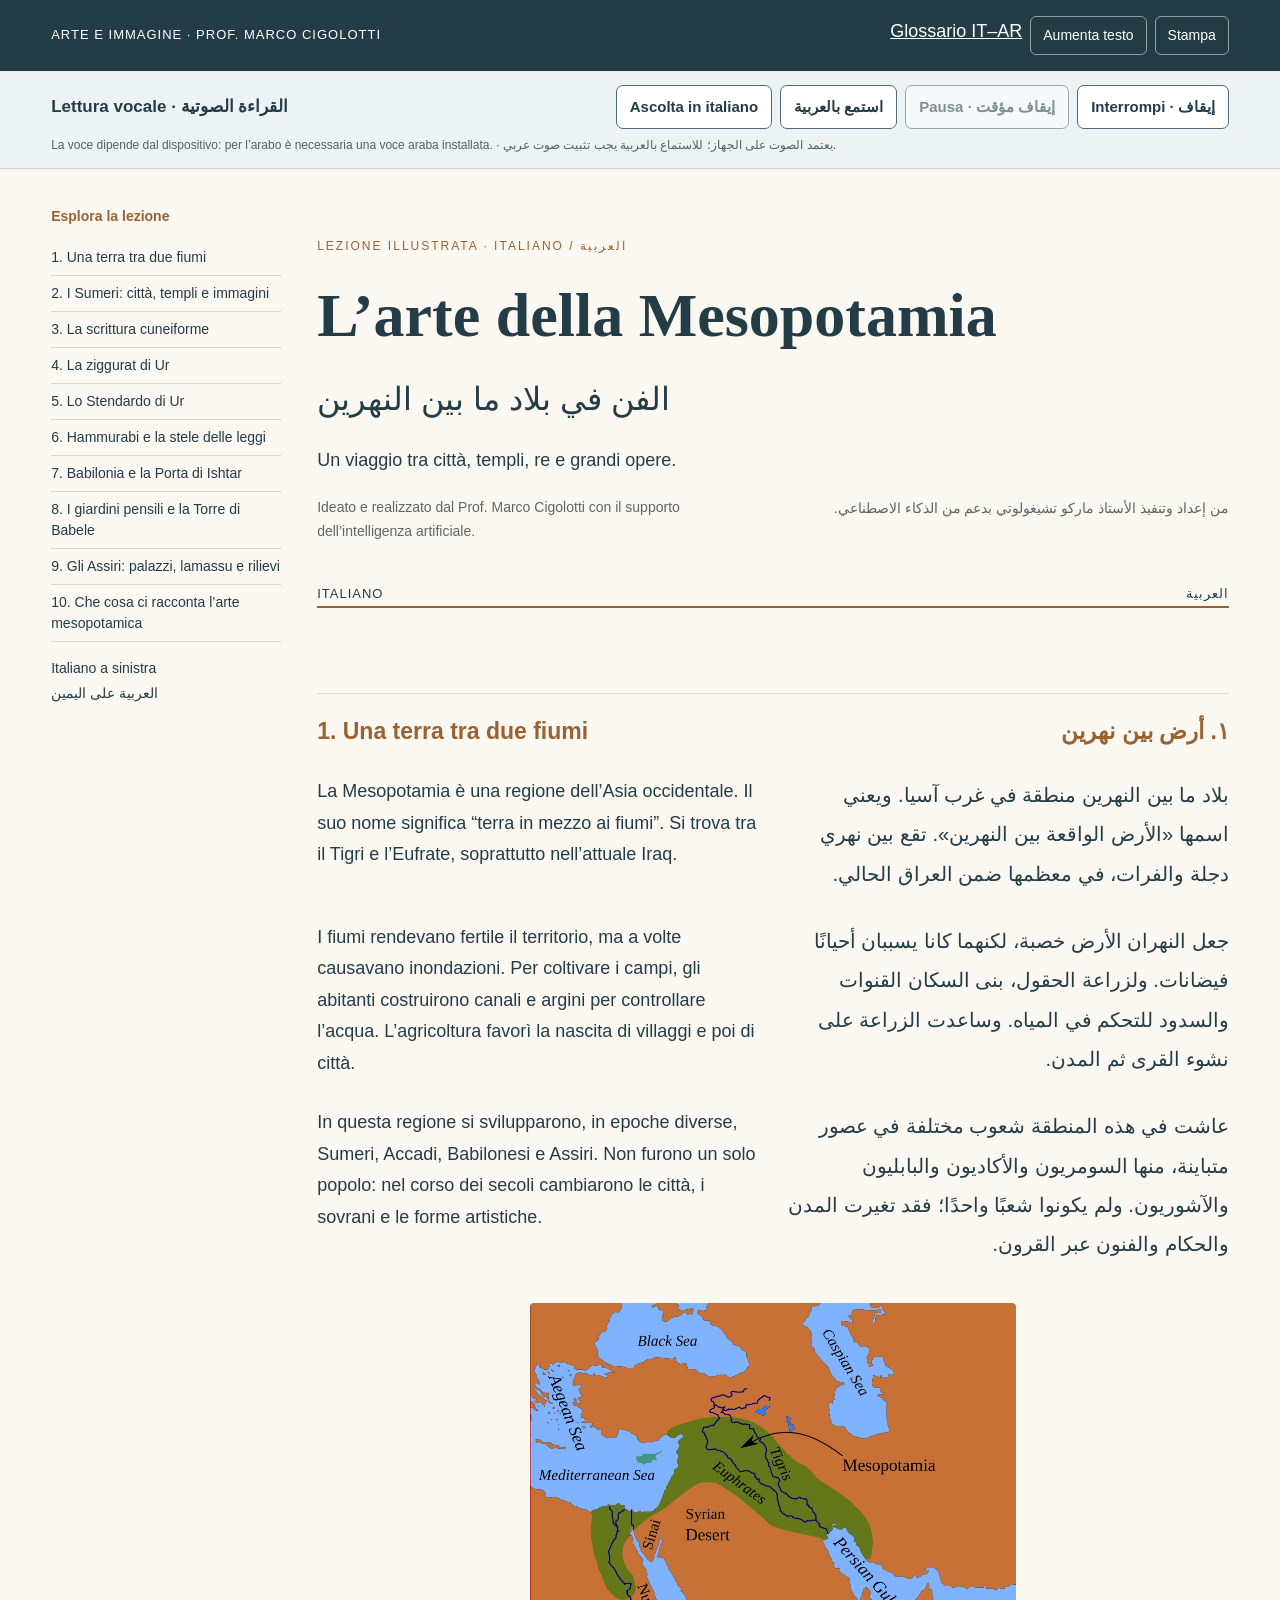
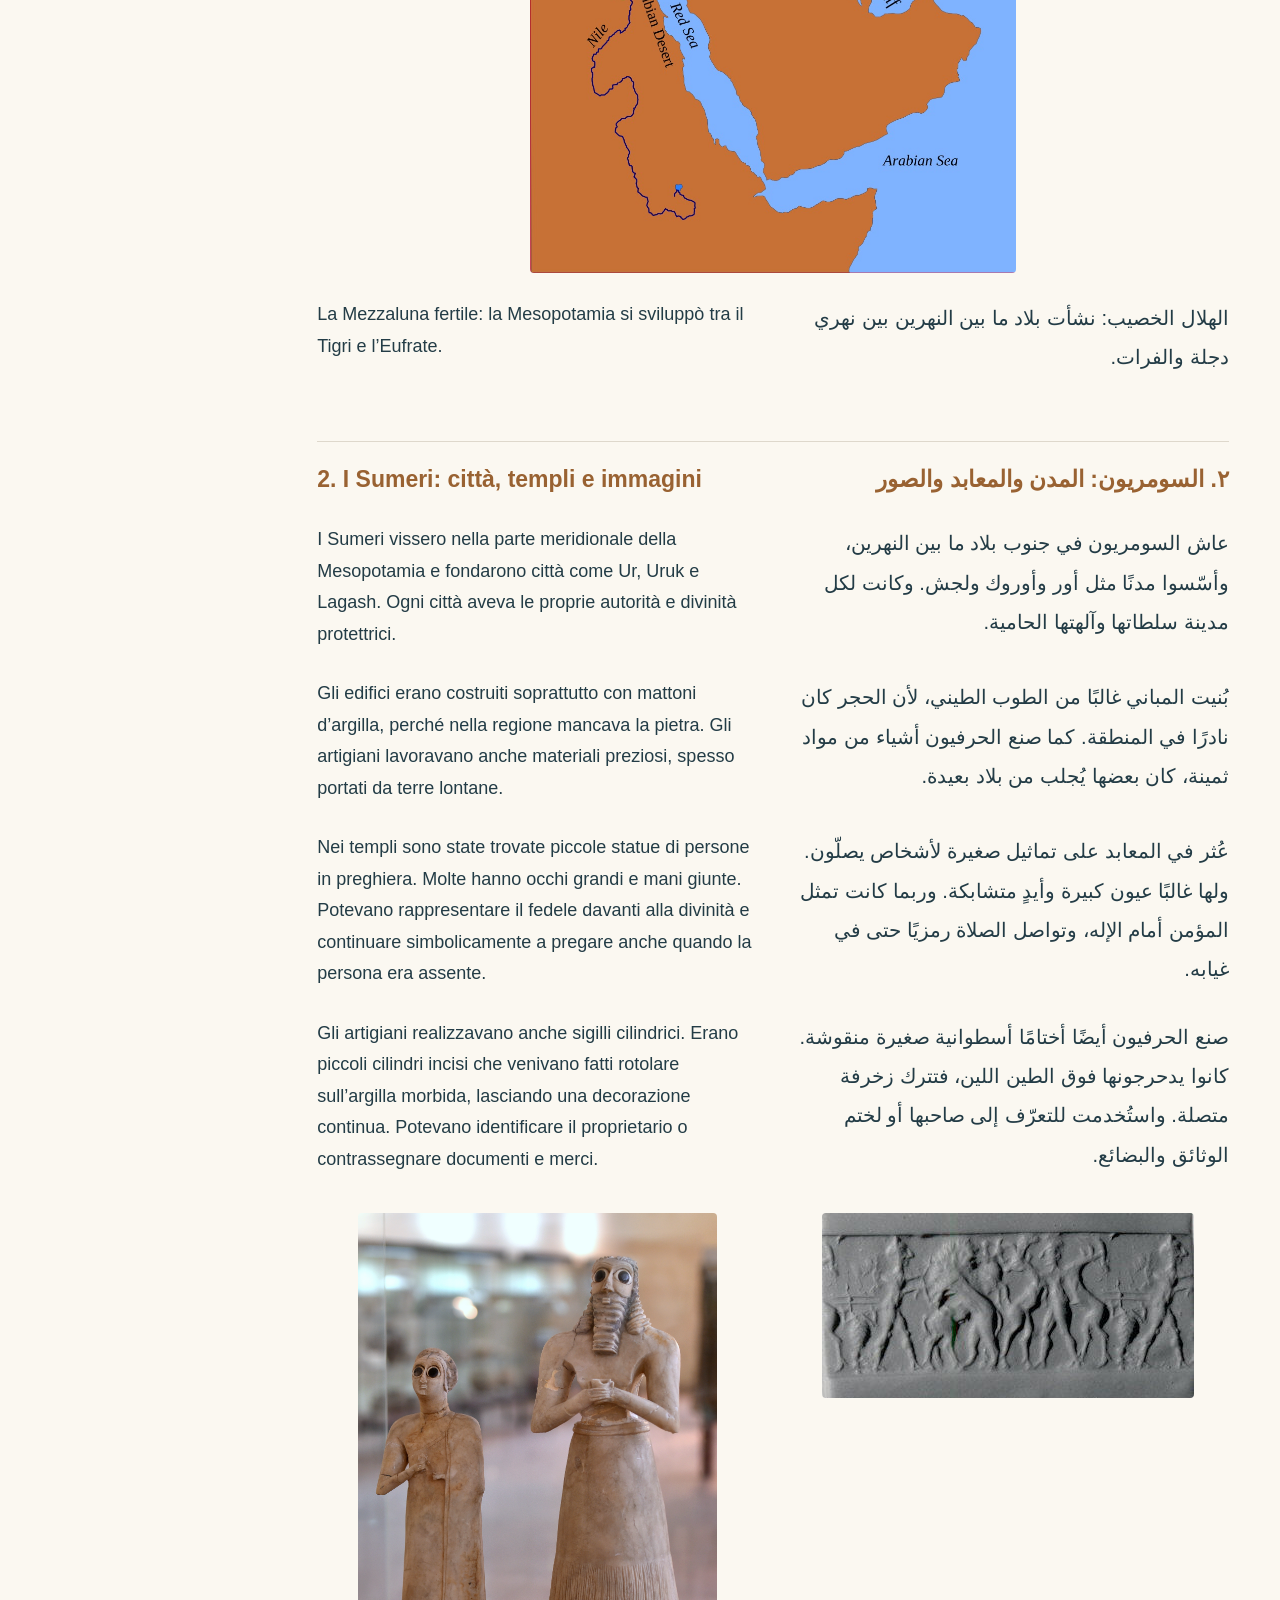
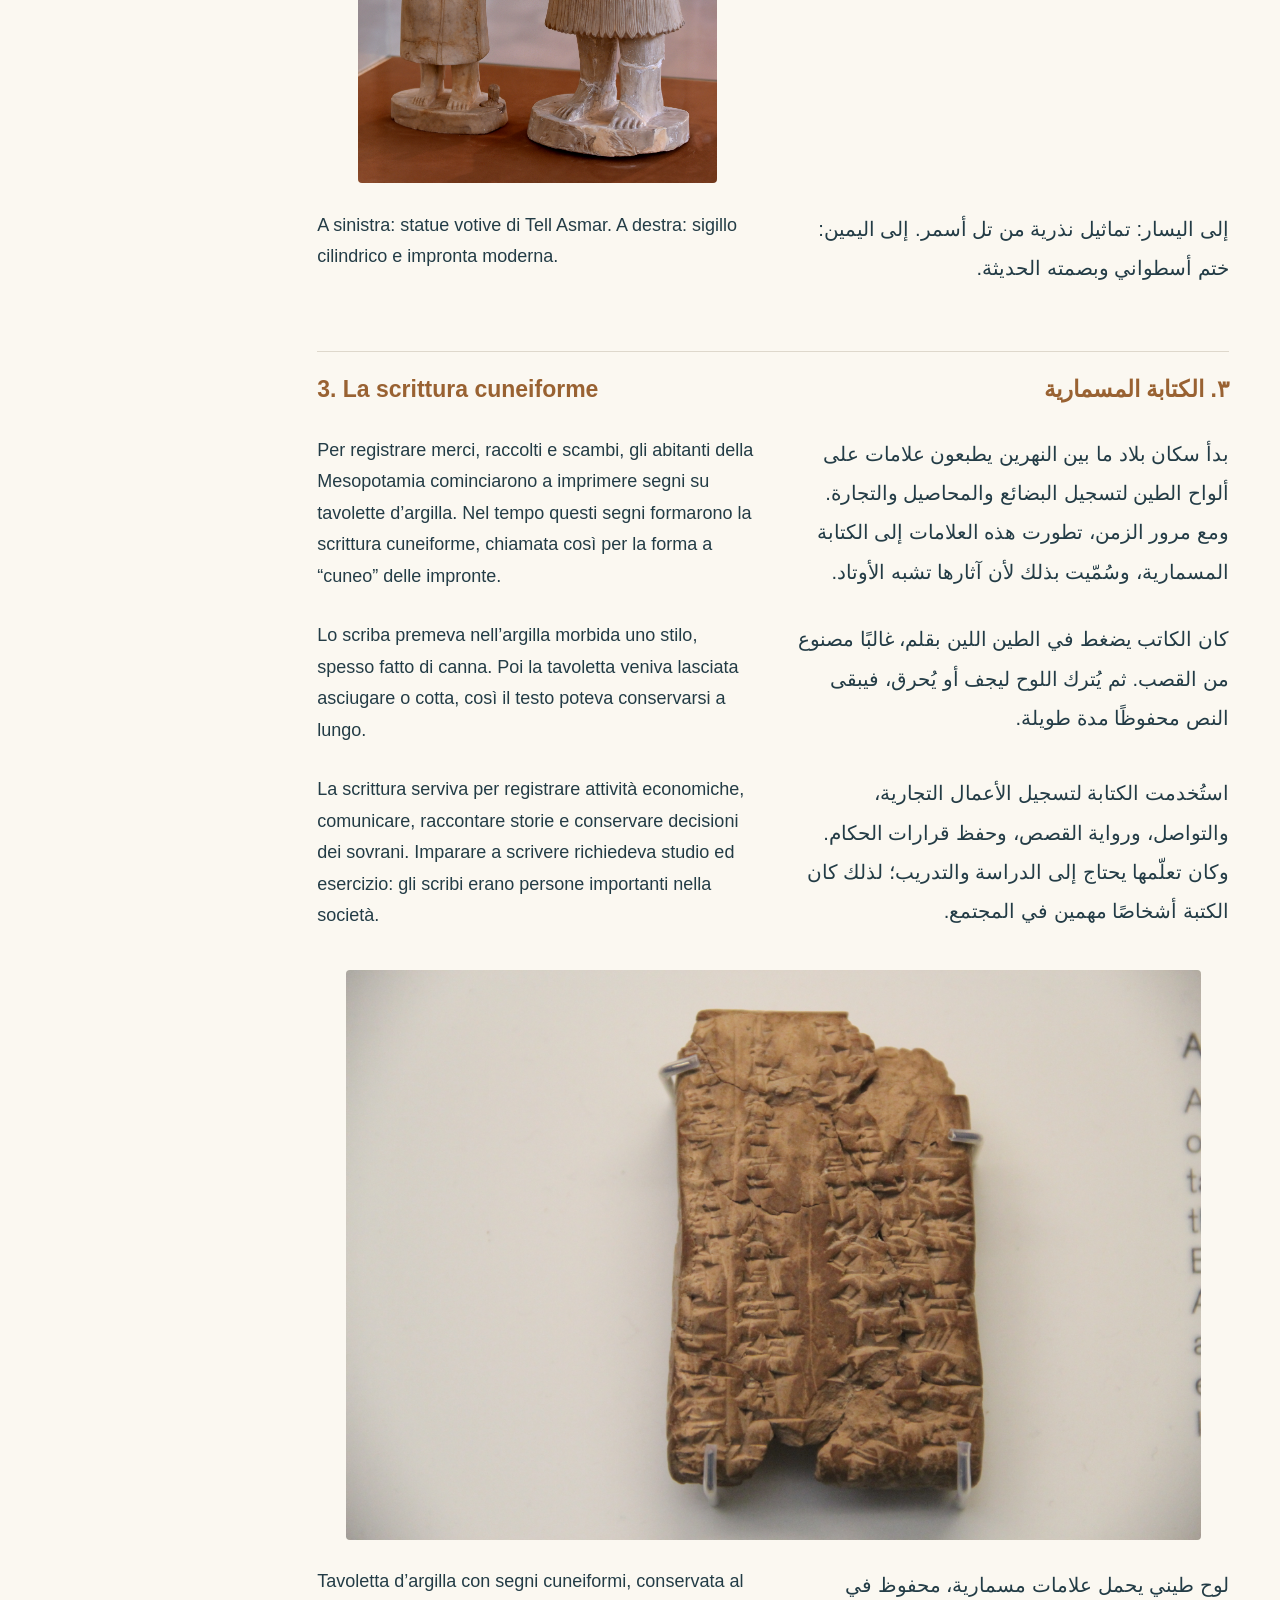
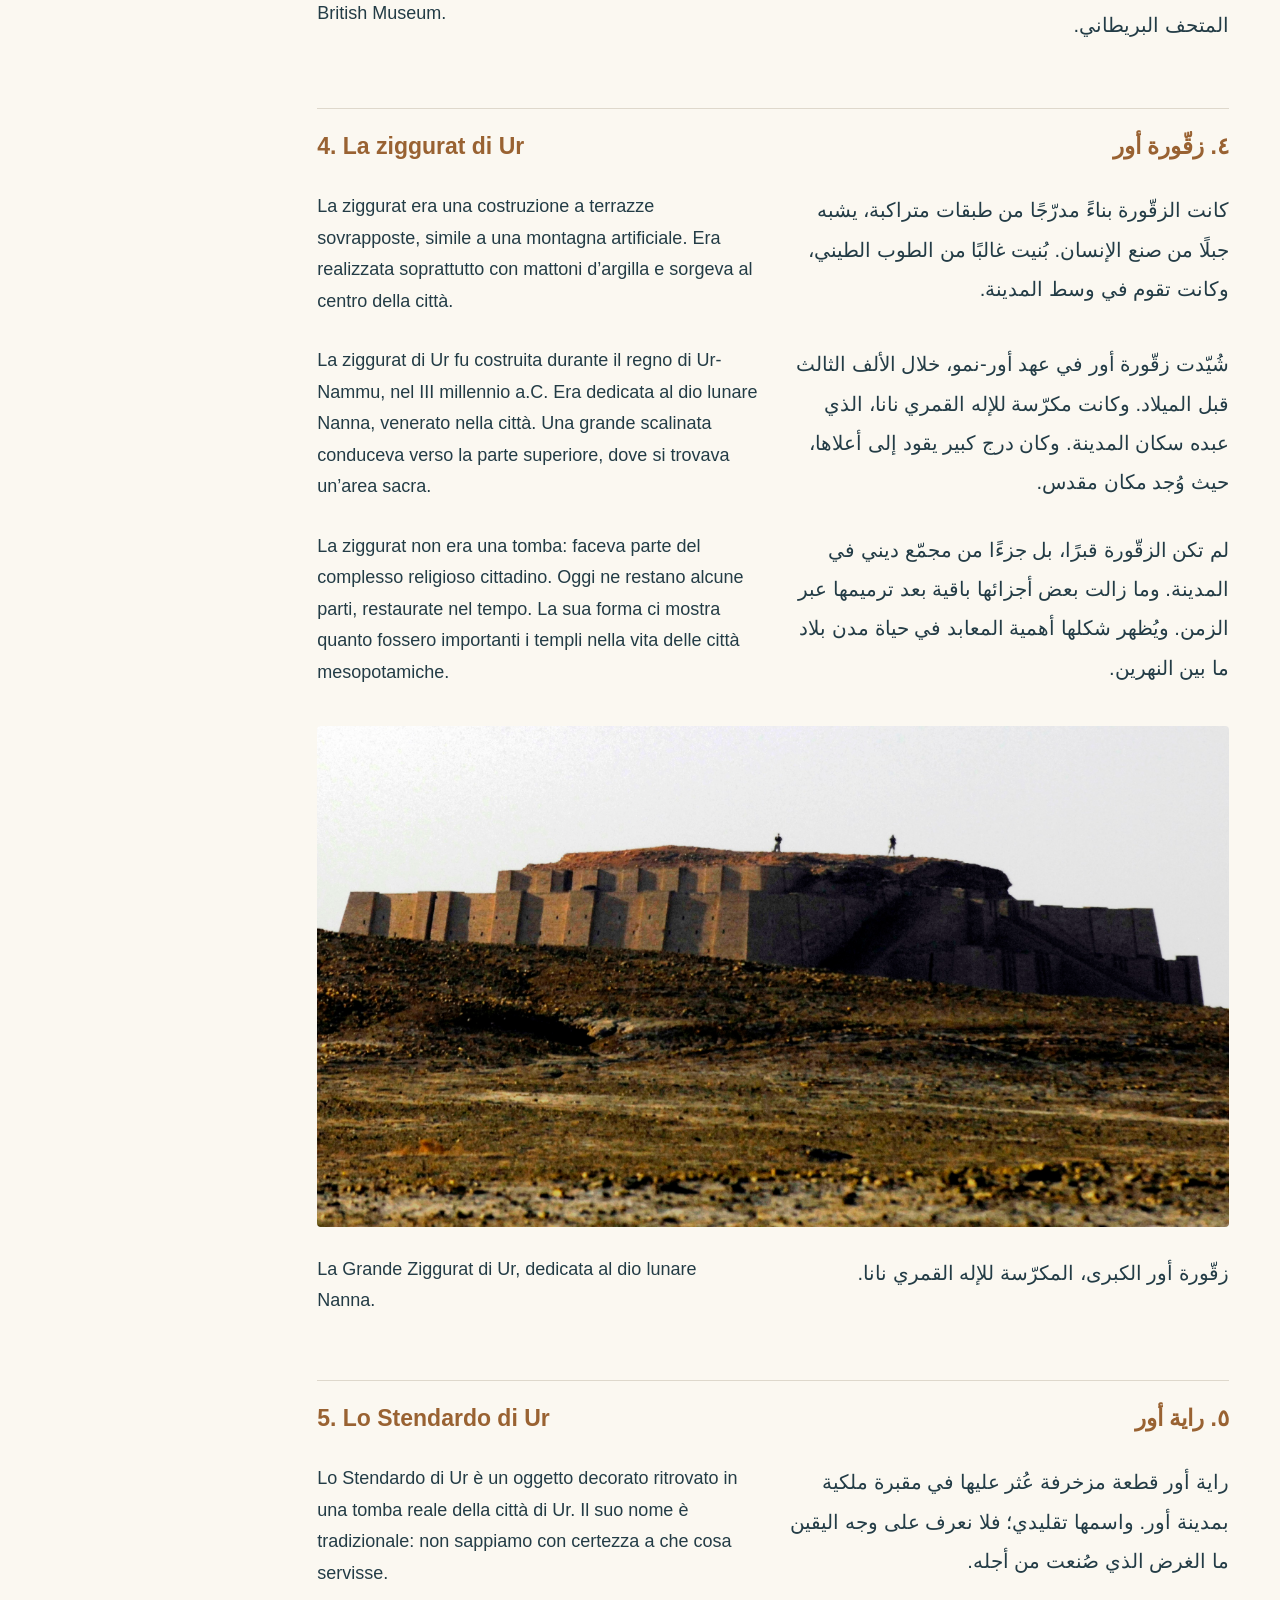
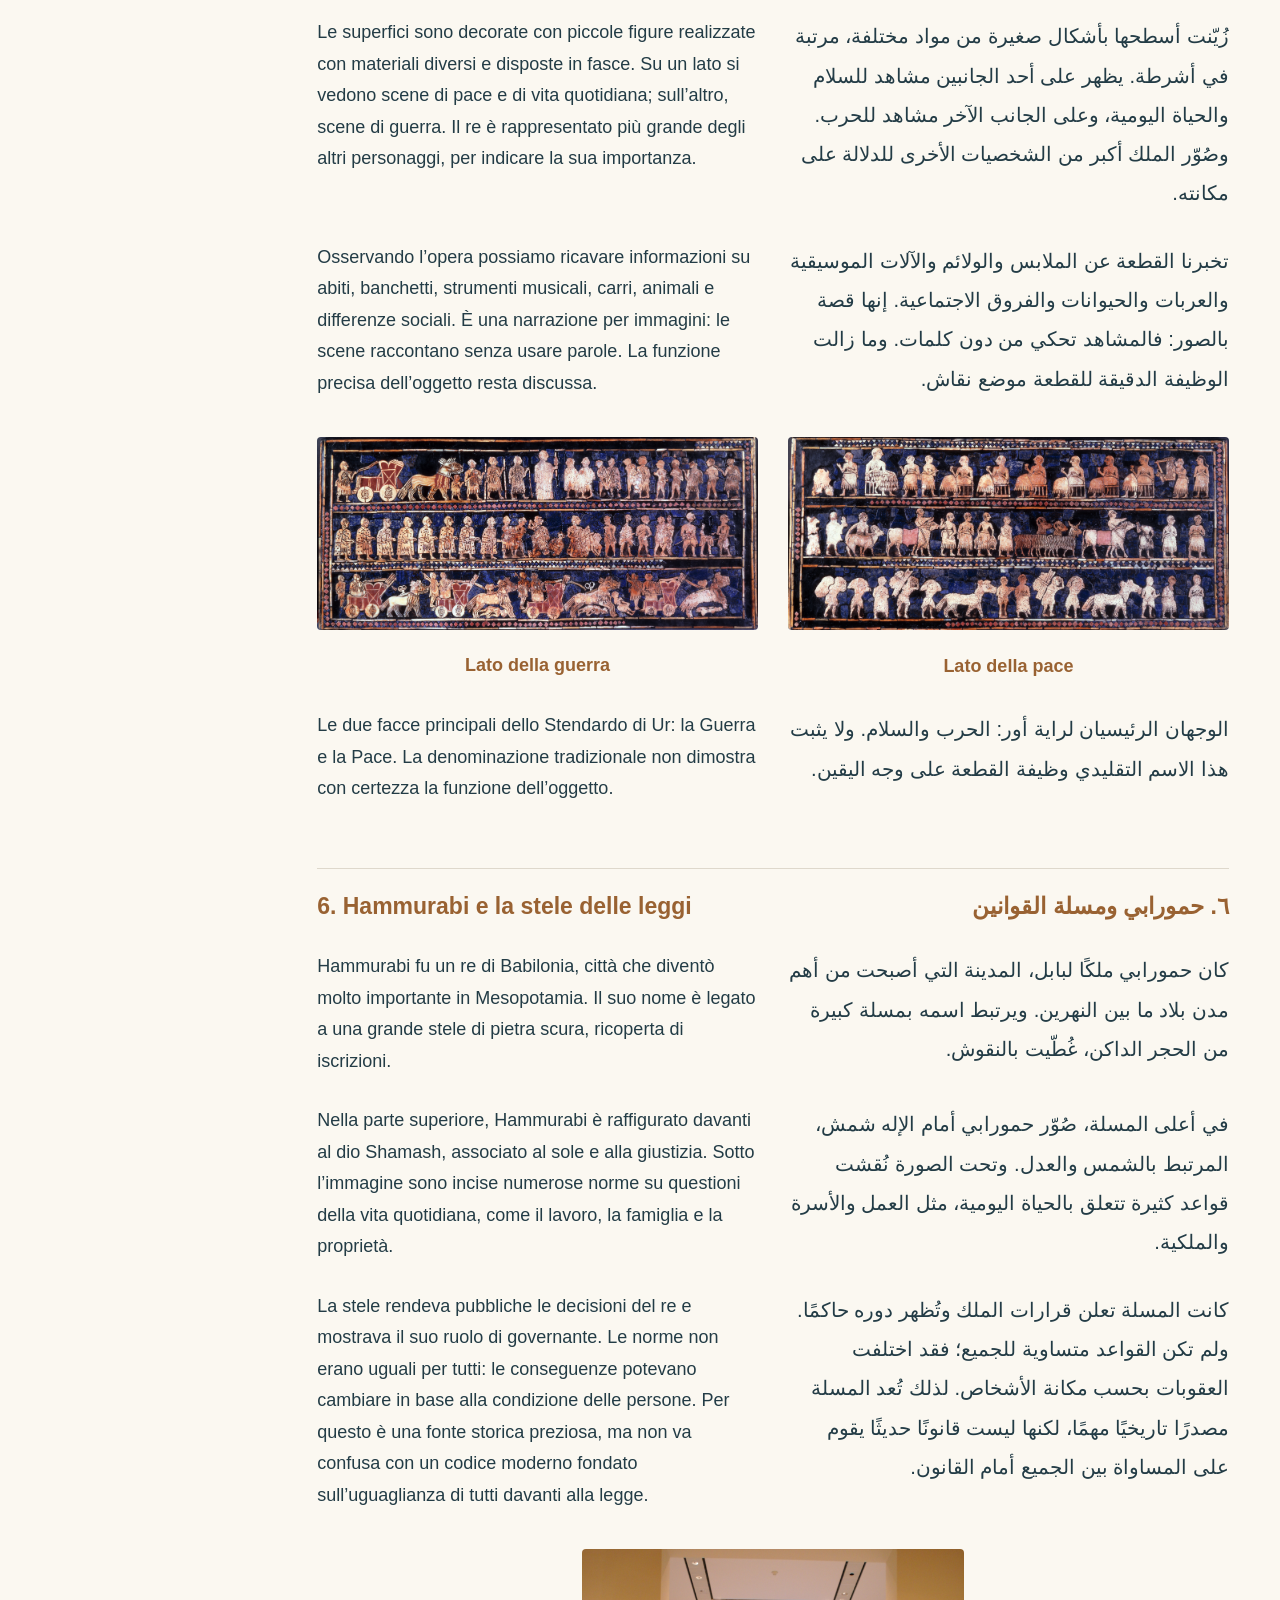
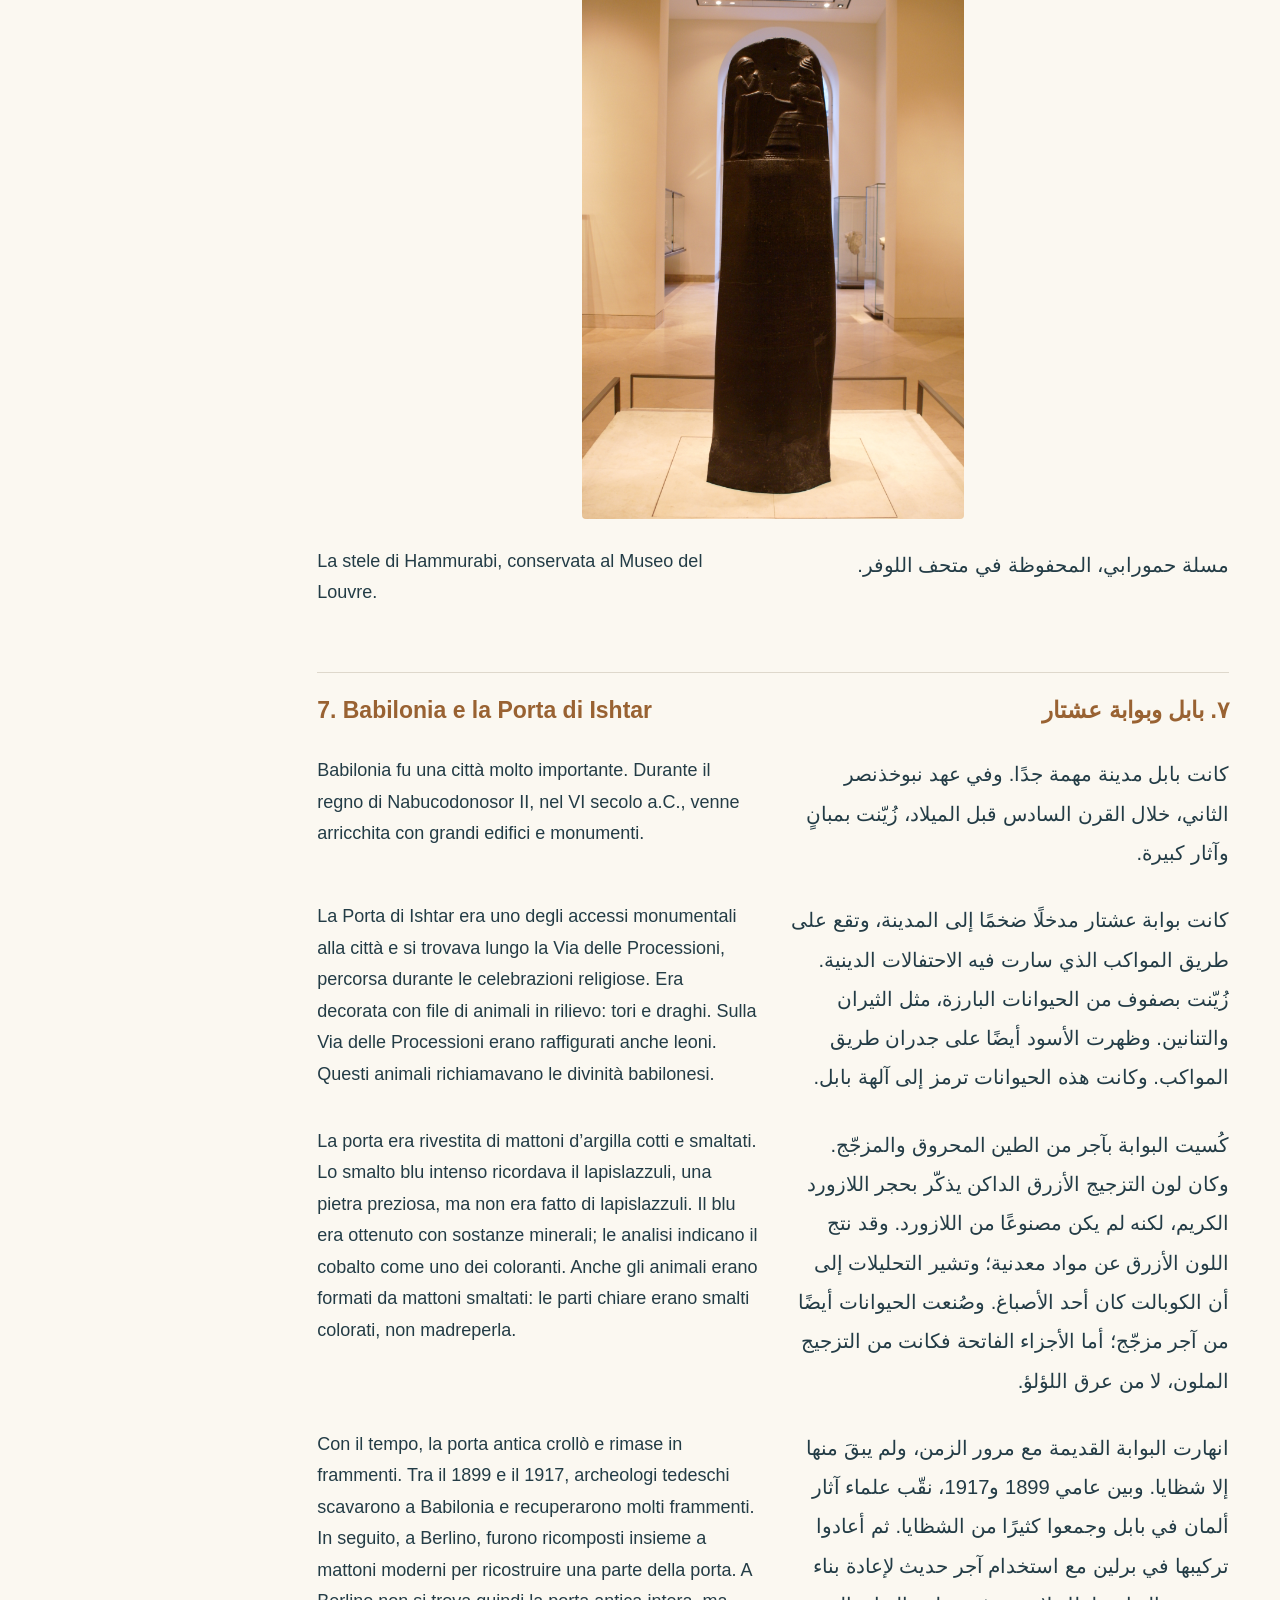
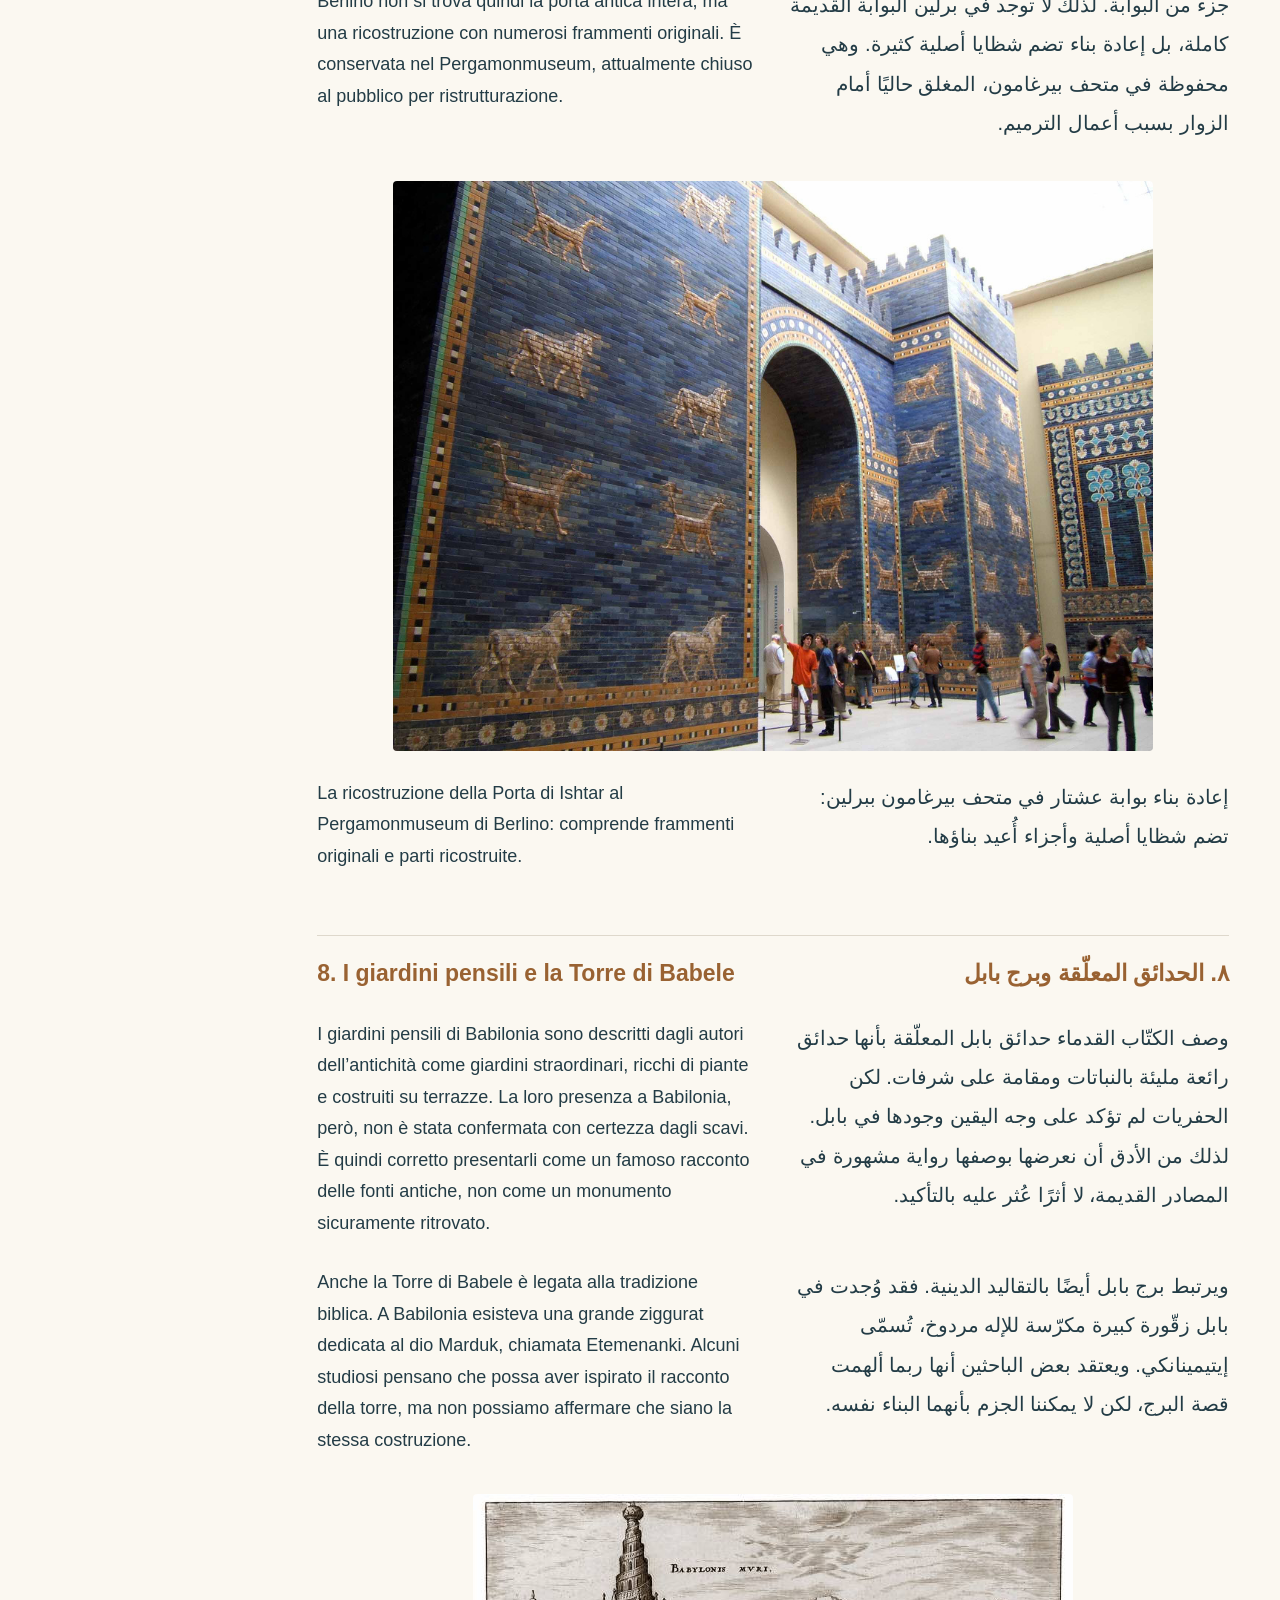
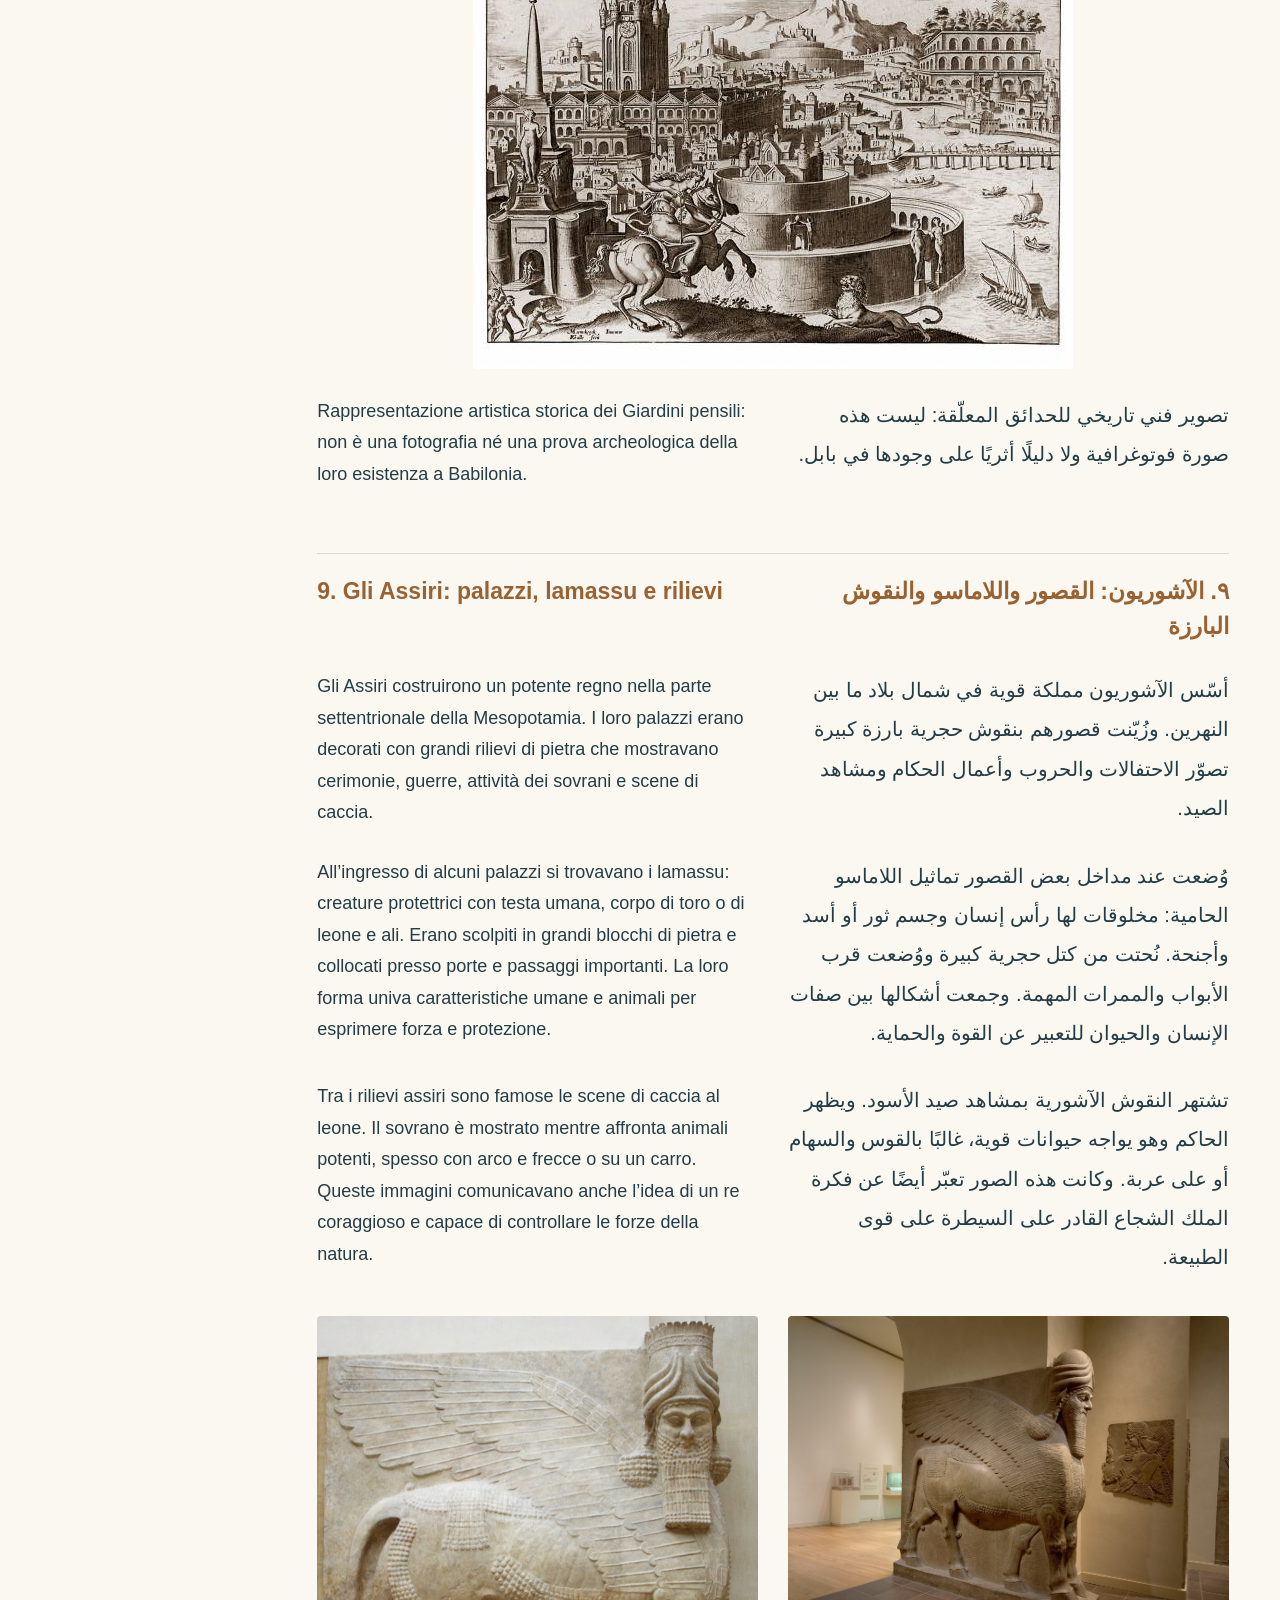
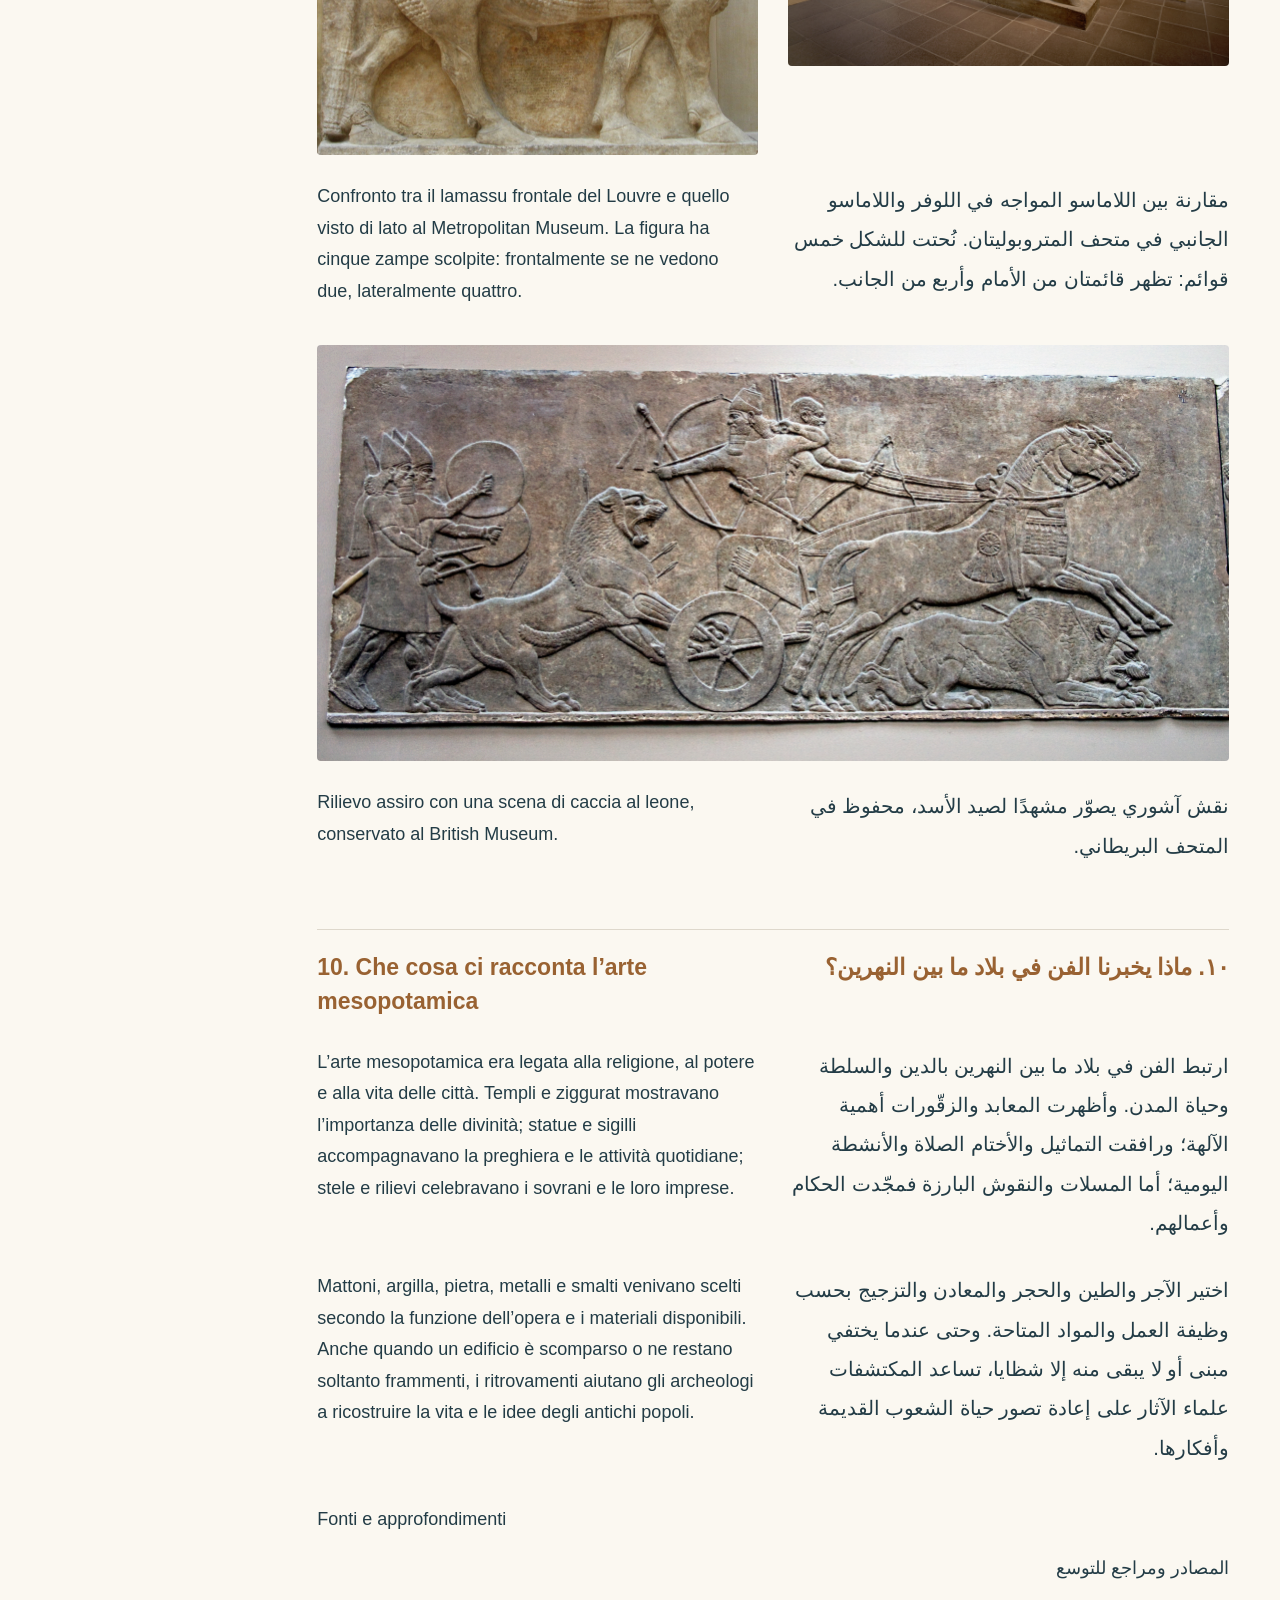
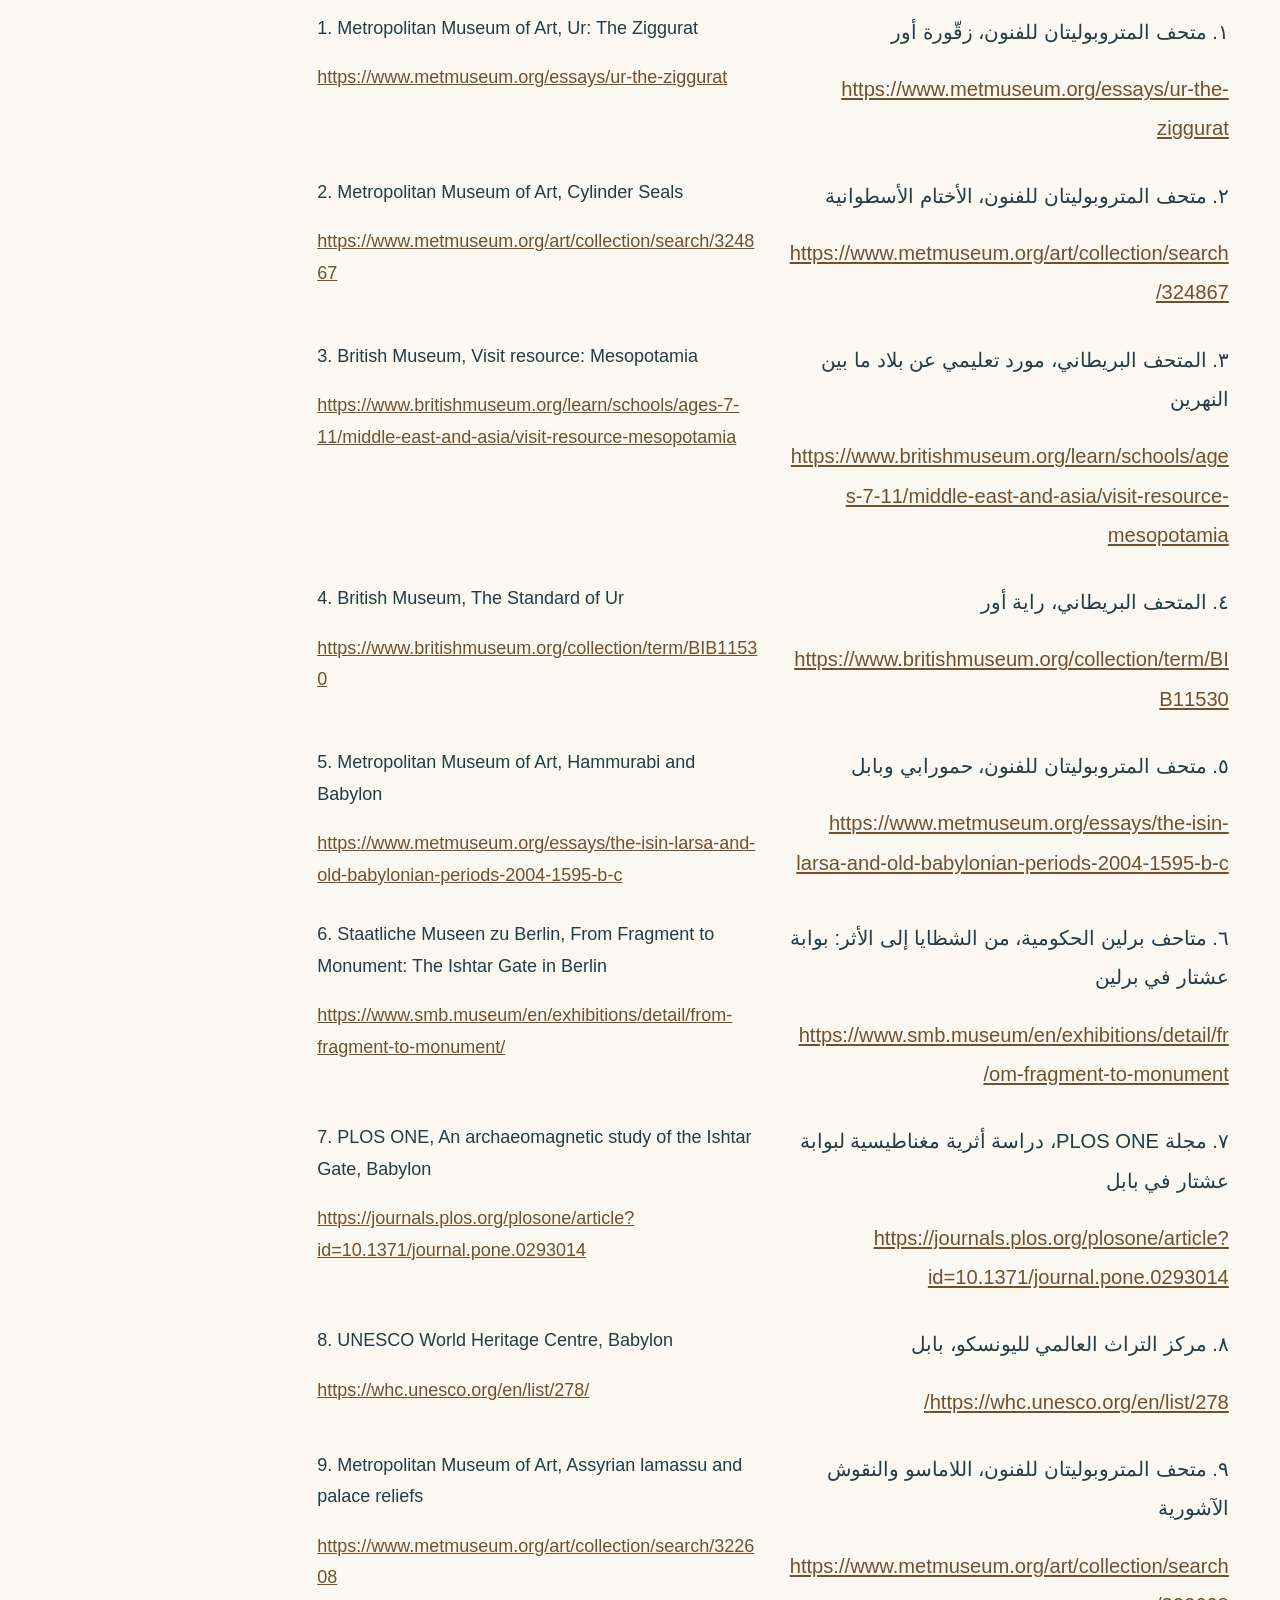
<file: index.html>
<!doctype html>
<html lang="it"><head><meta charset="utf-8"><meta name="viewport" content="width=device-width,initial-scale=1"><title>L’arte della Mesopotamia | Prof. Marco Cigolotti</title><link rel="stylesheet" href="style.css"><script src="data.js" defer></script><script src="app.js" defer></script><style>.bilingual-credit{display:grid;grid-template-columns:minmax(0,1fr) minmax(0,1fr);gap:24px;align-items:start}.bilingual-credit [lang="it"]{text-align:left}.bilingual-credit [lang="ar"]{text-align:right;line-height:1.9}</style></head><body><header><a href="#inizio" class="brand">ARTE E IMMAGINE · PROF. MARCO CIGOLOTTI</a><div class="tools"><a href="glossario.html" style="color:white">Glossario IT–AR</a><button id="size" type="button">Aumenta testo</button><button id="print" type="button">Stampa</button></div></header><div class="shell"><aside><strong>Esplora la lezione</strong><nav id="menu" aria-label="Indice della lezione"></nav><p>Italiano a sinistra<br><span lang="ar" dir="rtl">العربية على اليمين</span></p></aside><main id="inizio"><div class="intro"><span class="eyebrow">LEZIONE ILLUSTRATA · ITALIANO / العربية</span><h1>L’arte della Mesopotamia</h1><p lang="ar" dir="rtl" class="arabic-title">الفن في بلاد ما بين النهرين</p><p>Un viaggio tra città, templi, re e grandi opere.</p><p class="credit bilingual-credit"><span lang="it">Ideato e realizzato dal Prof. Marco Cigolotti con il supporto dell’intelligenza artificiale.</span><span lang="ar" dir="rtl">من إعداد وتنفيذ الأستاذ ماركو تشيغولوتي بدعم من الذكاء الاصطناعي.</span></p><div class="language-key"><span>ITALIANO</span><span lang="ar" dir="rtl">العربية</span></div></div><article id="lesson"></article><footer class="bilingual-credit"><span lang="it">Ideato e realizzato dal Prof. Marco Cigolotti con il supporto dell’intelligenza artificiale.</span><span lang="ar" dir="rtl">من إعداد وتنفيذ الأستاذ ماركو تشيغولوتي بدعم من الذكاء الاصطناعي.</span></footer></main></div><dialog id="viewer"><button id="close" aria-label="Chiudi immagine">Chiudi ×</button><img id="large" alt=""><p id="caption"></p></dialog><noscript>Attiva JavaScript per visualizzare la lezione.</noscript></body></html>
</file>
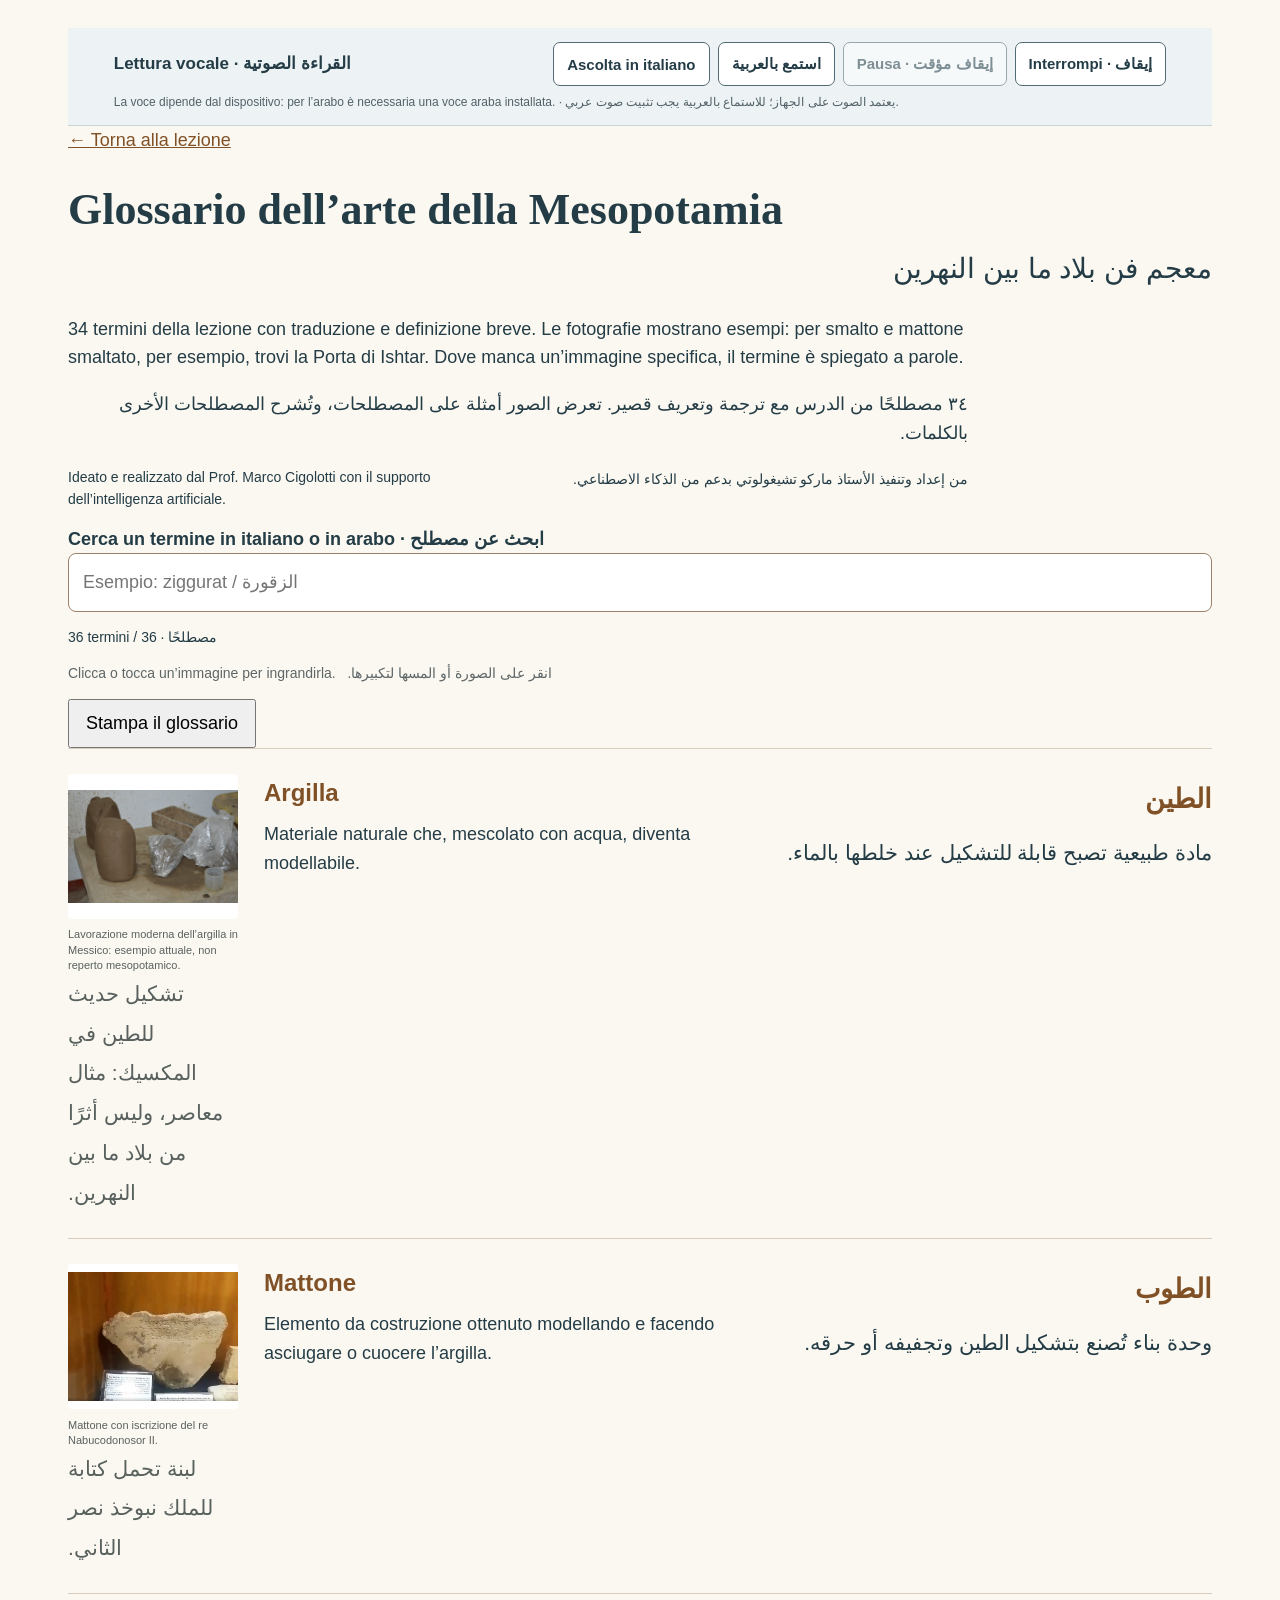
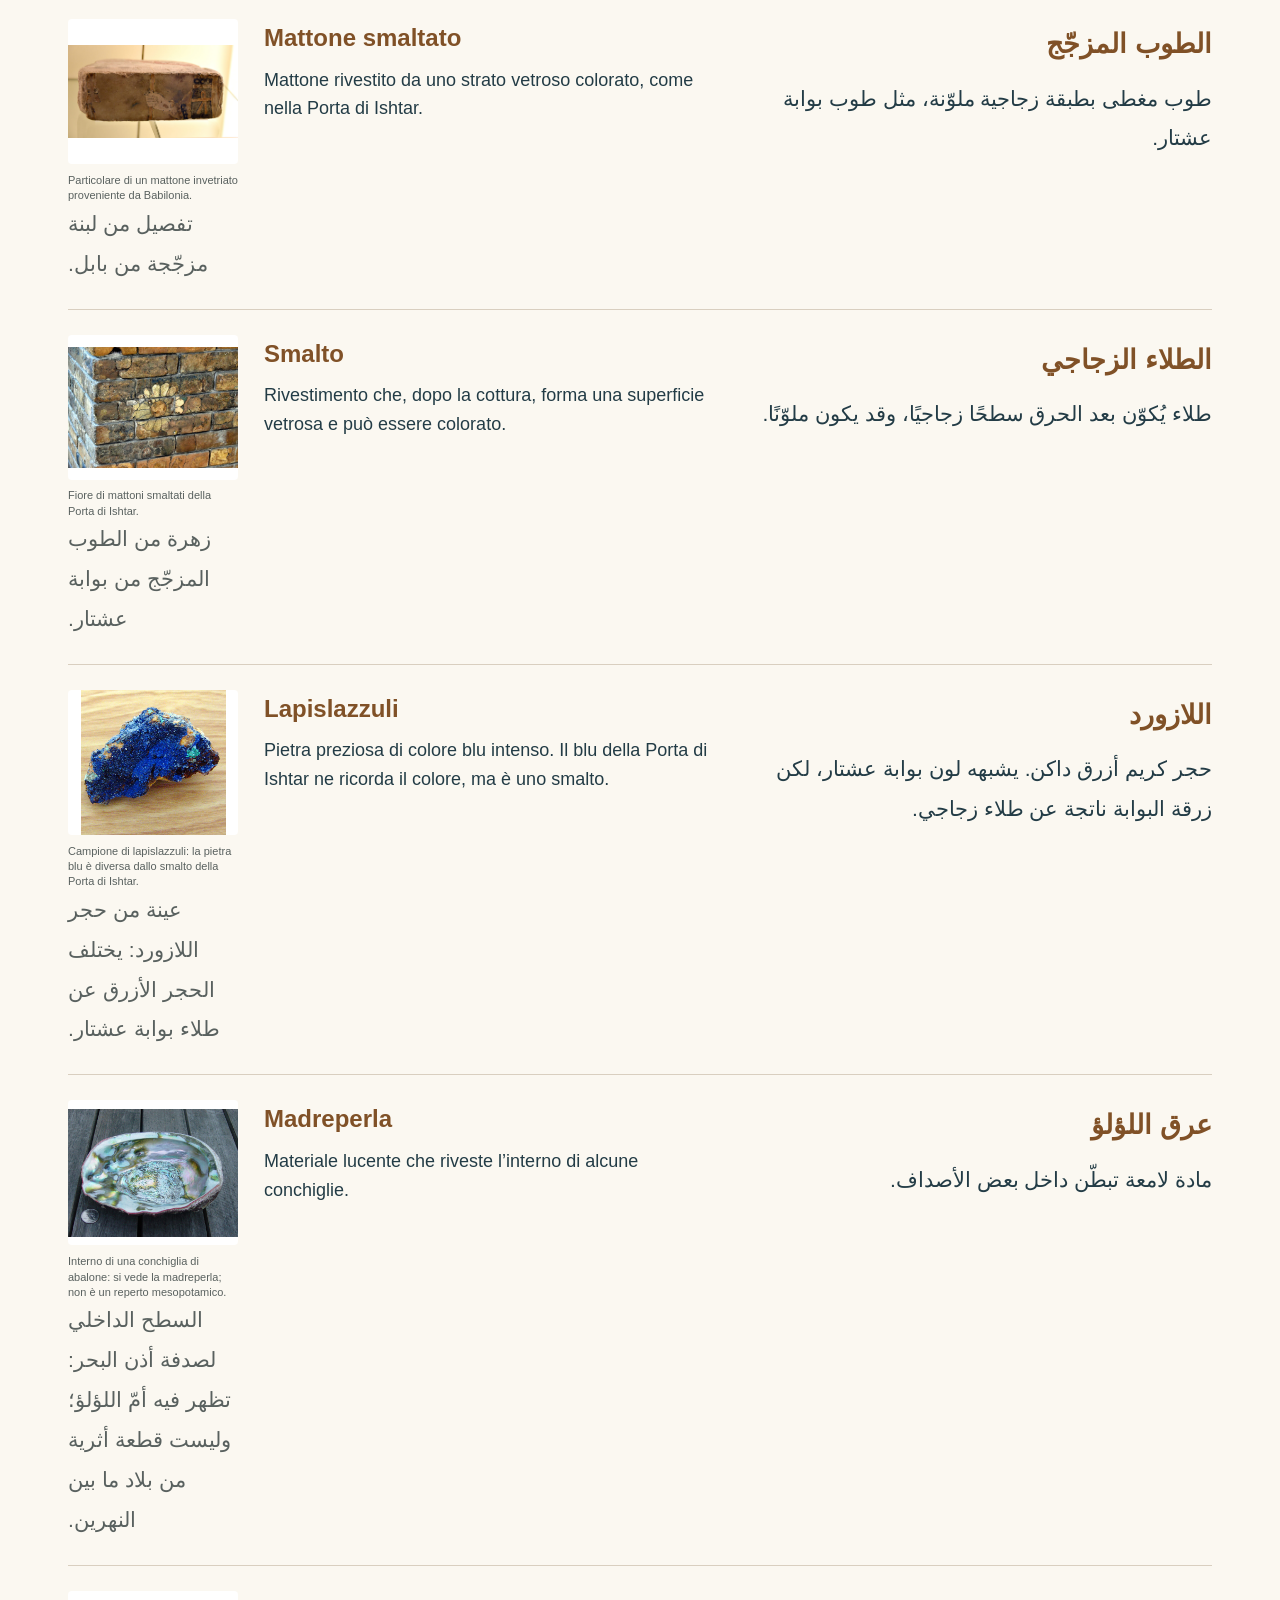
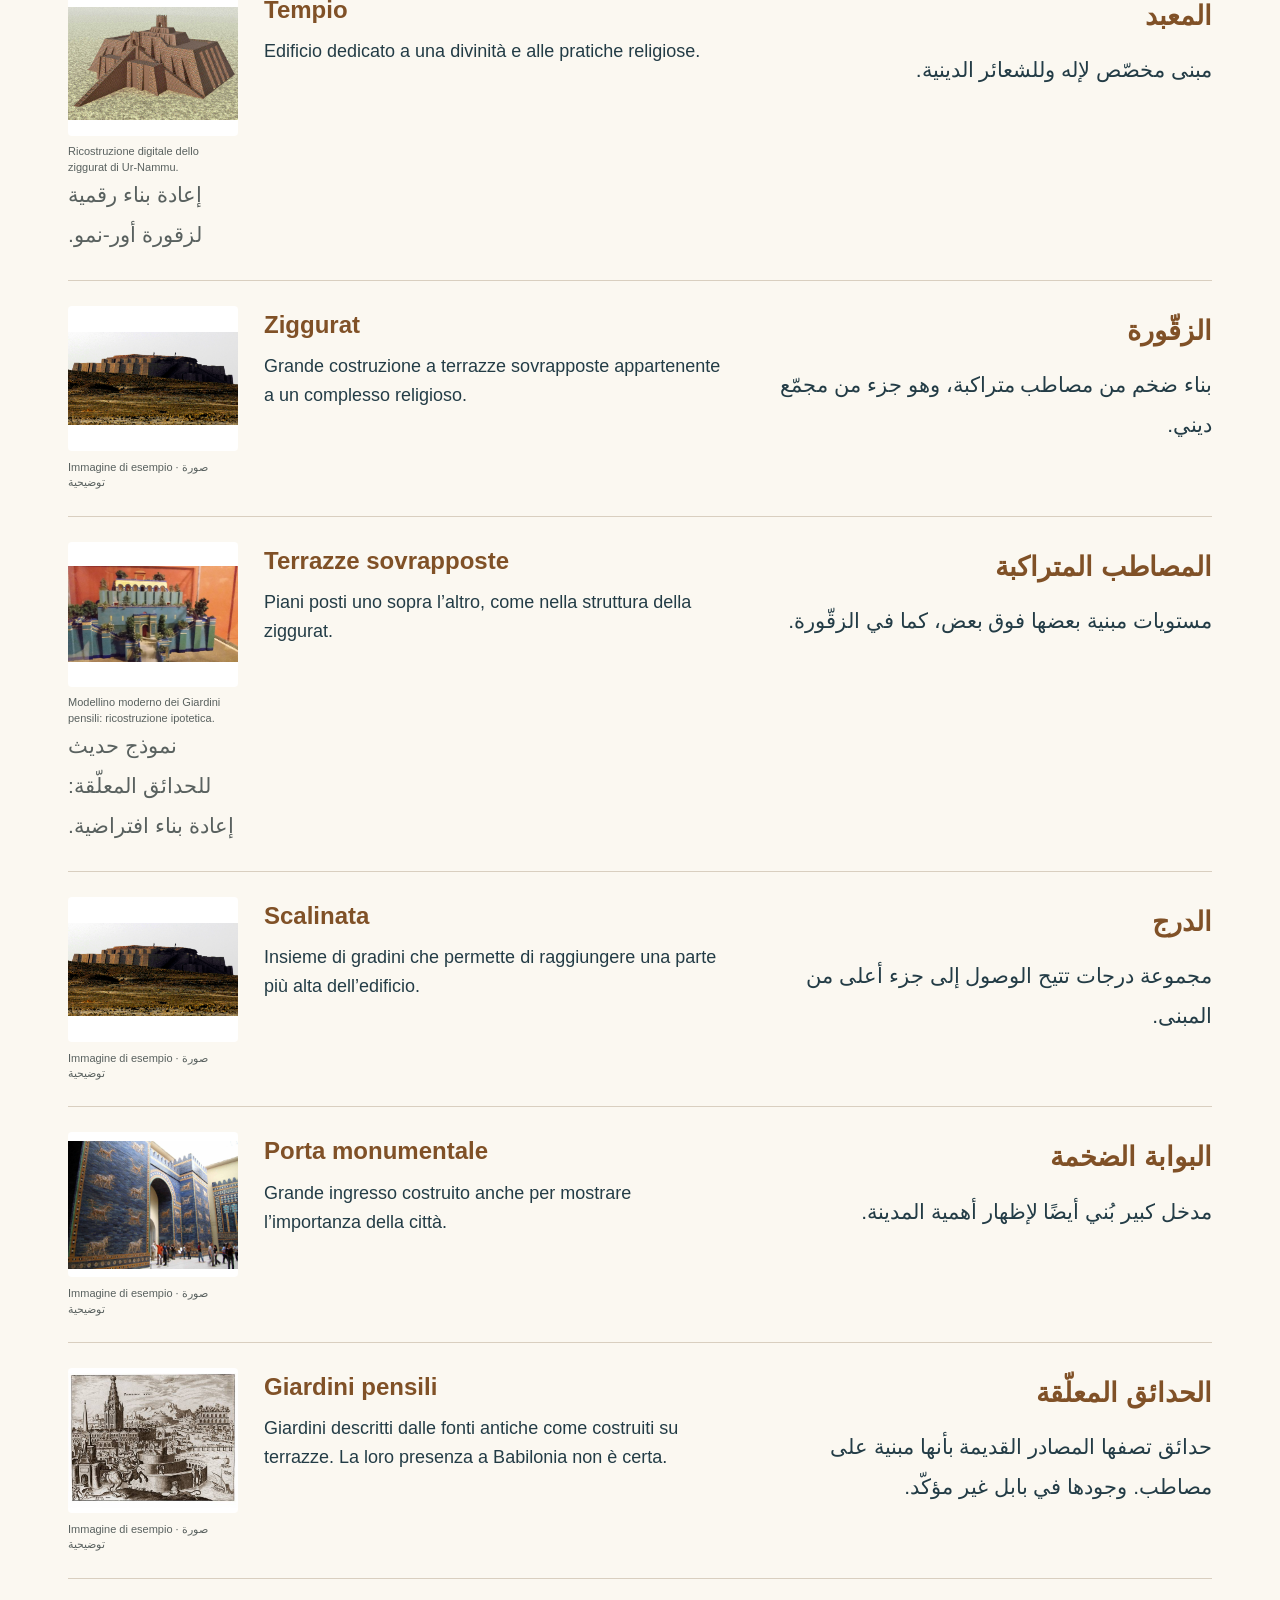
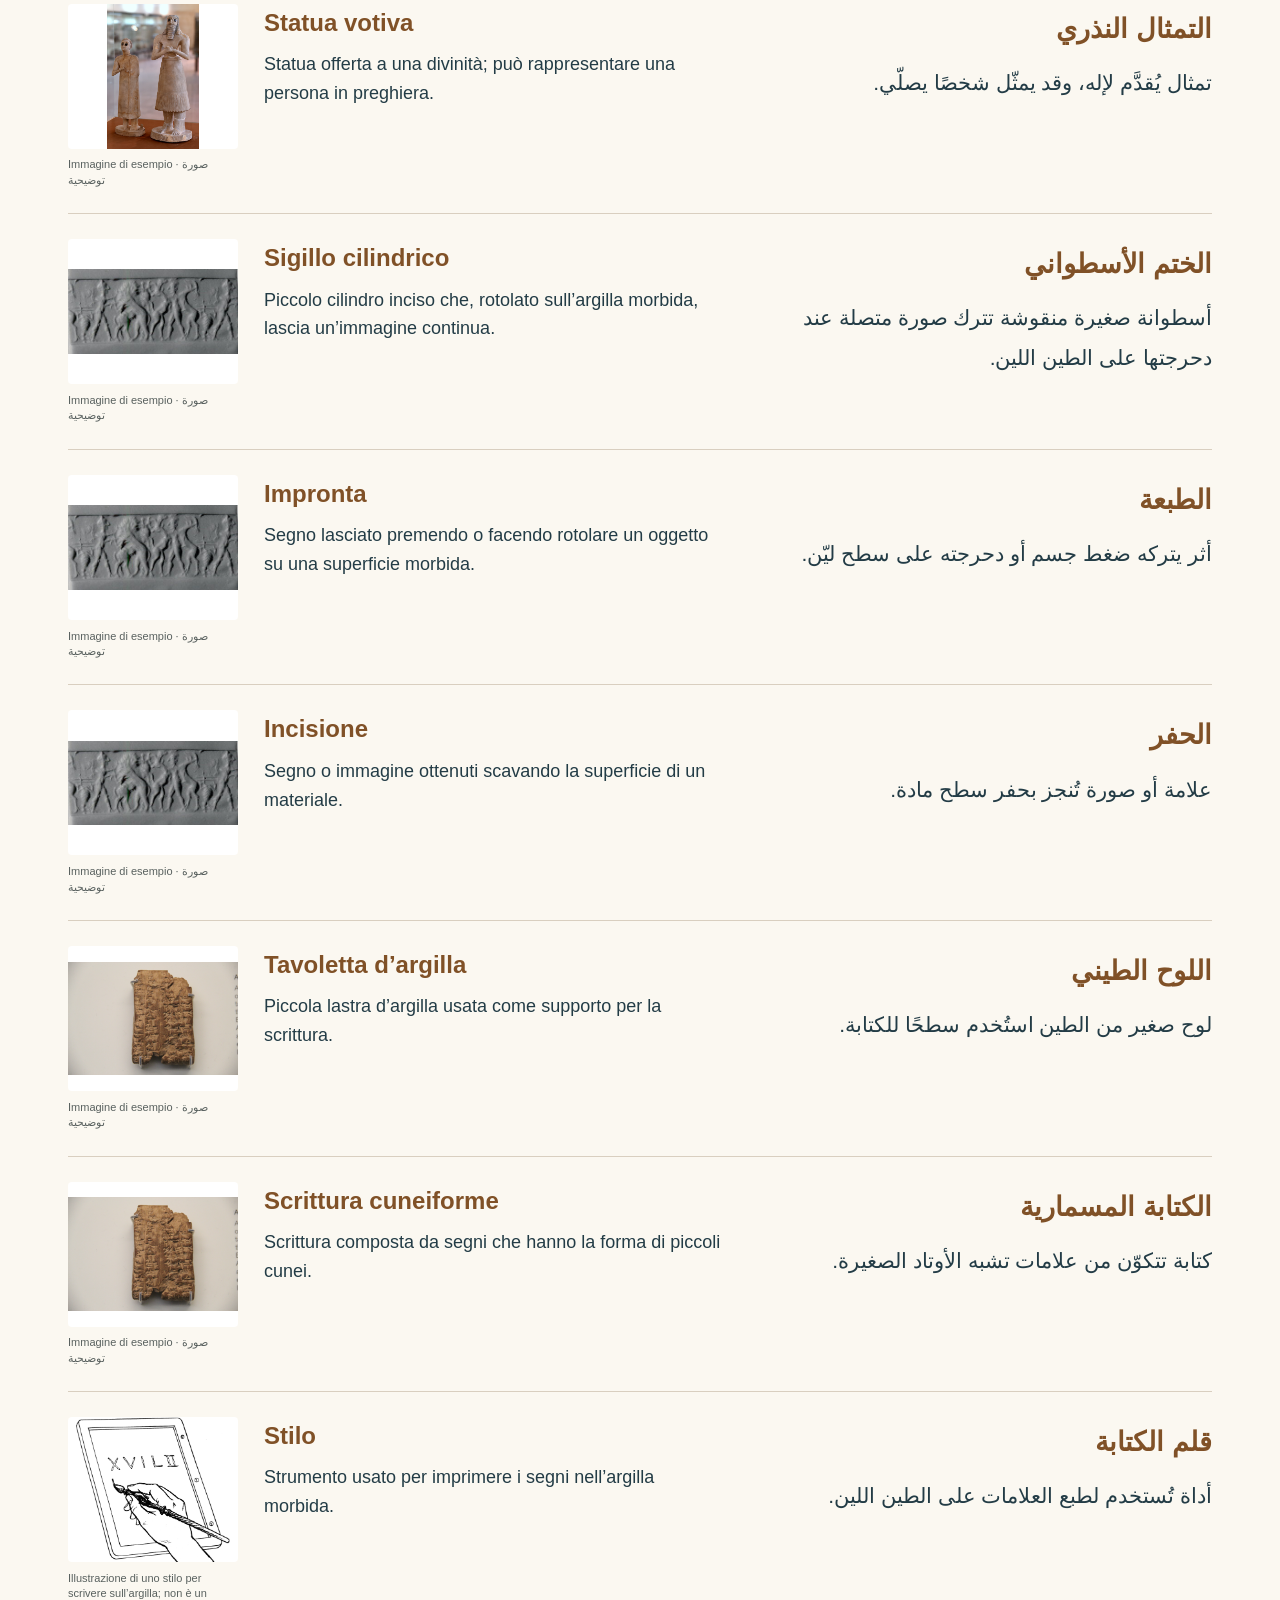
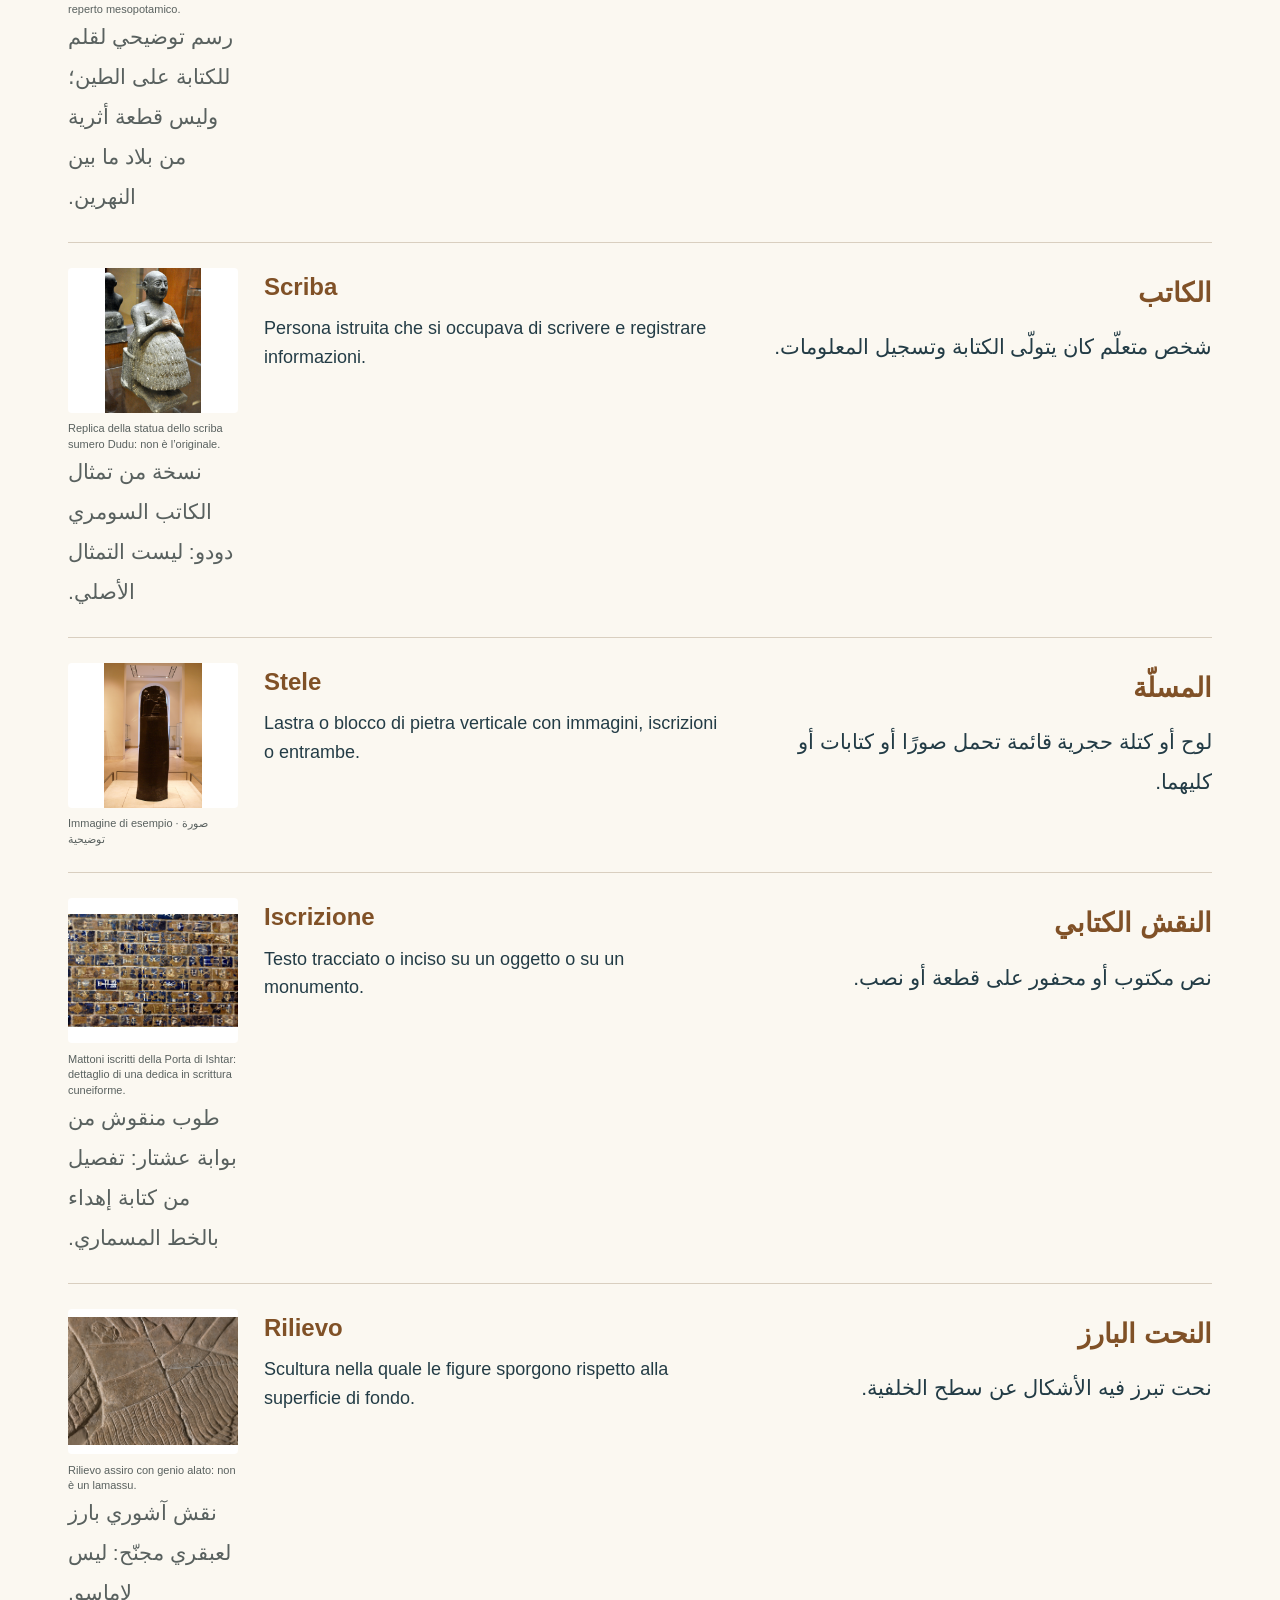
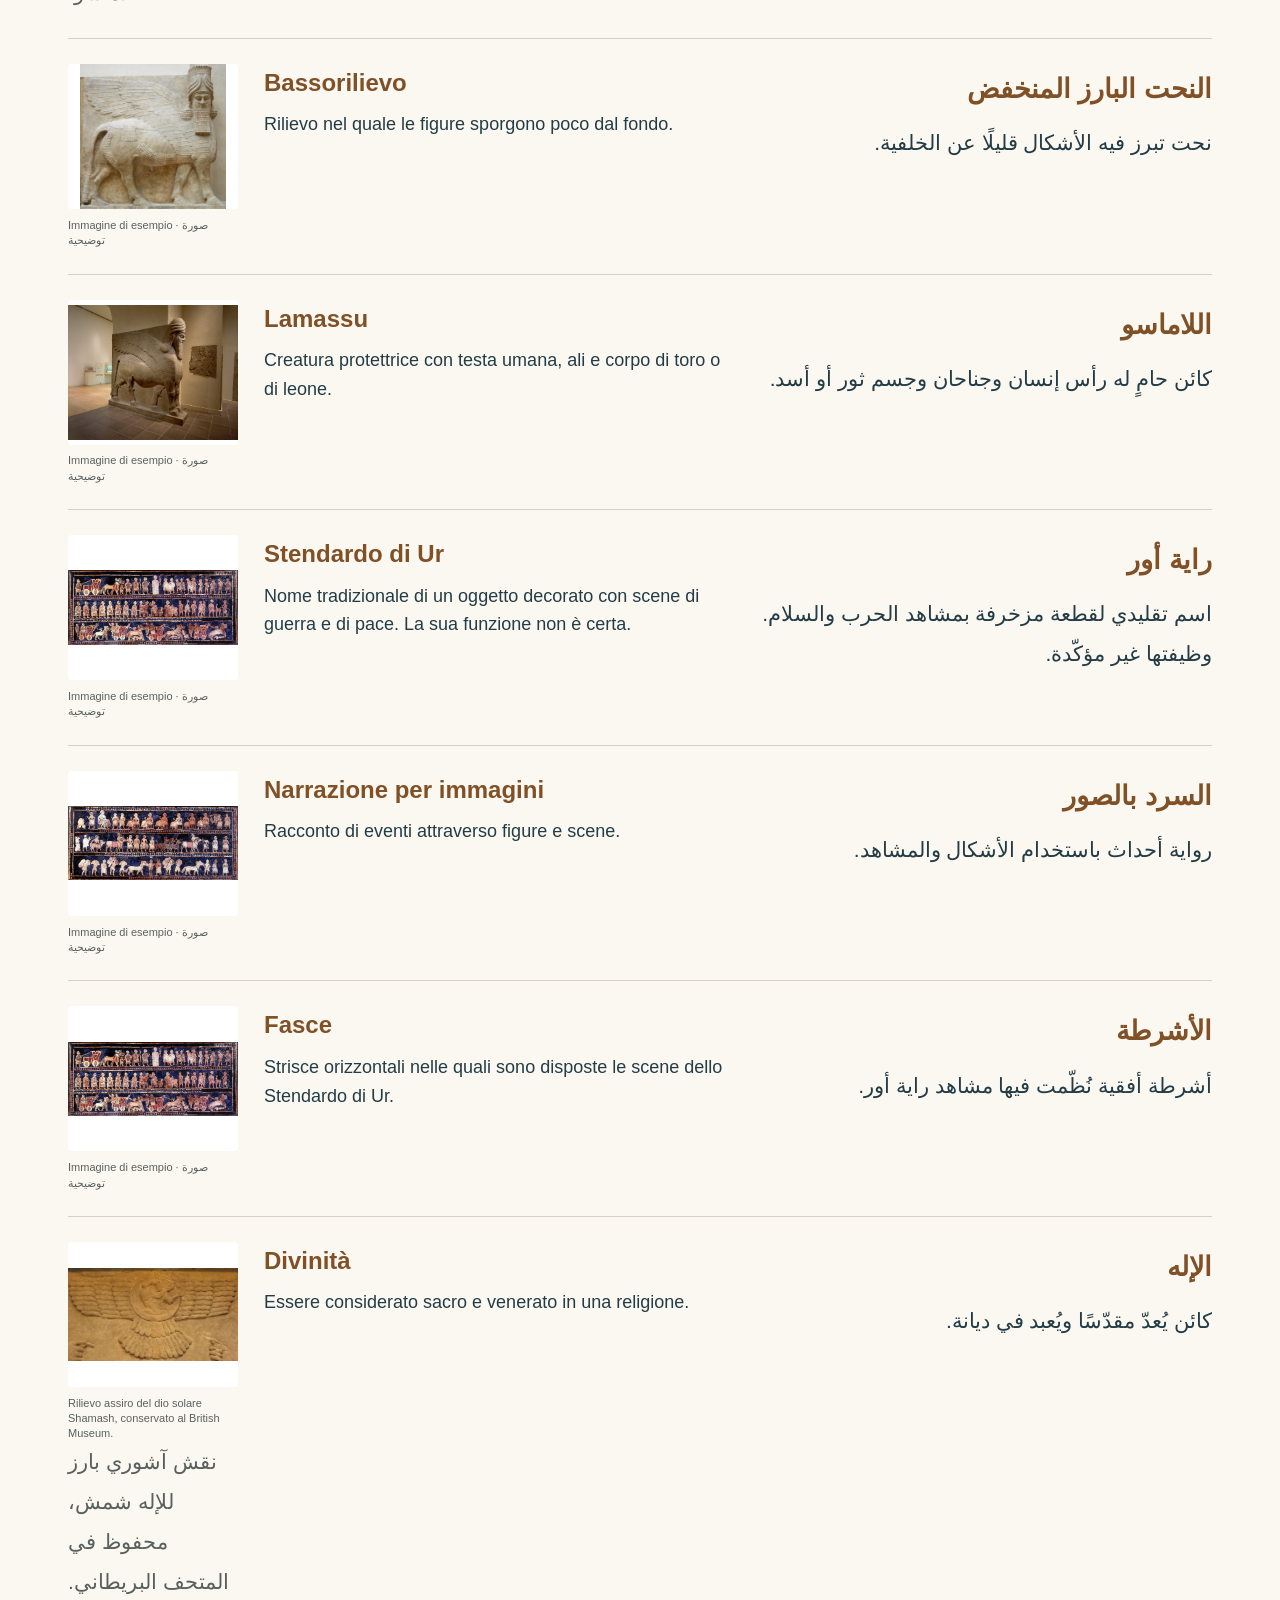
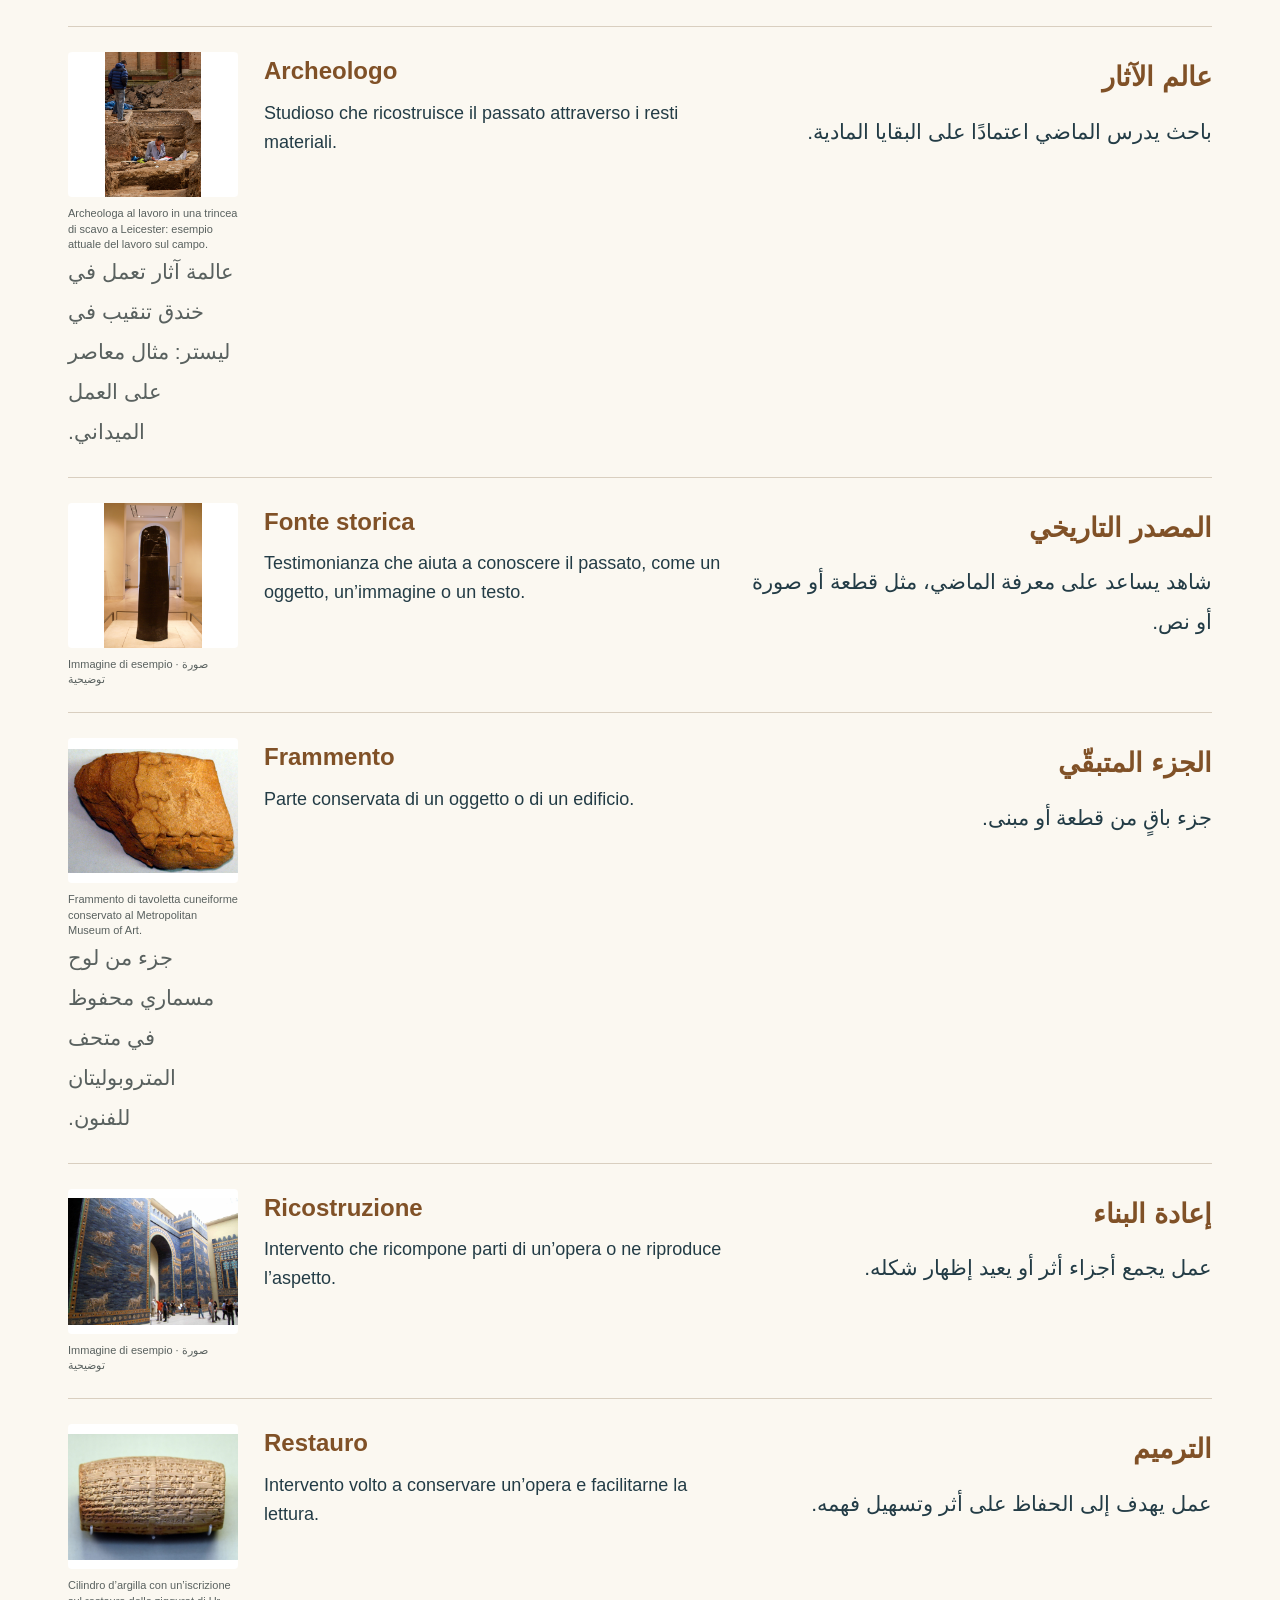
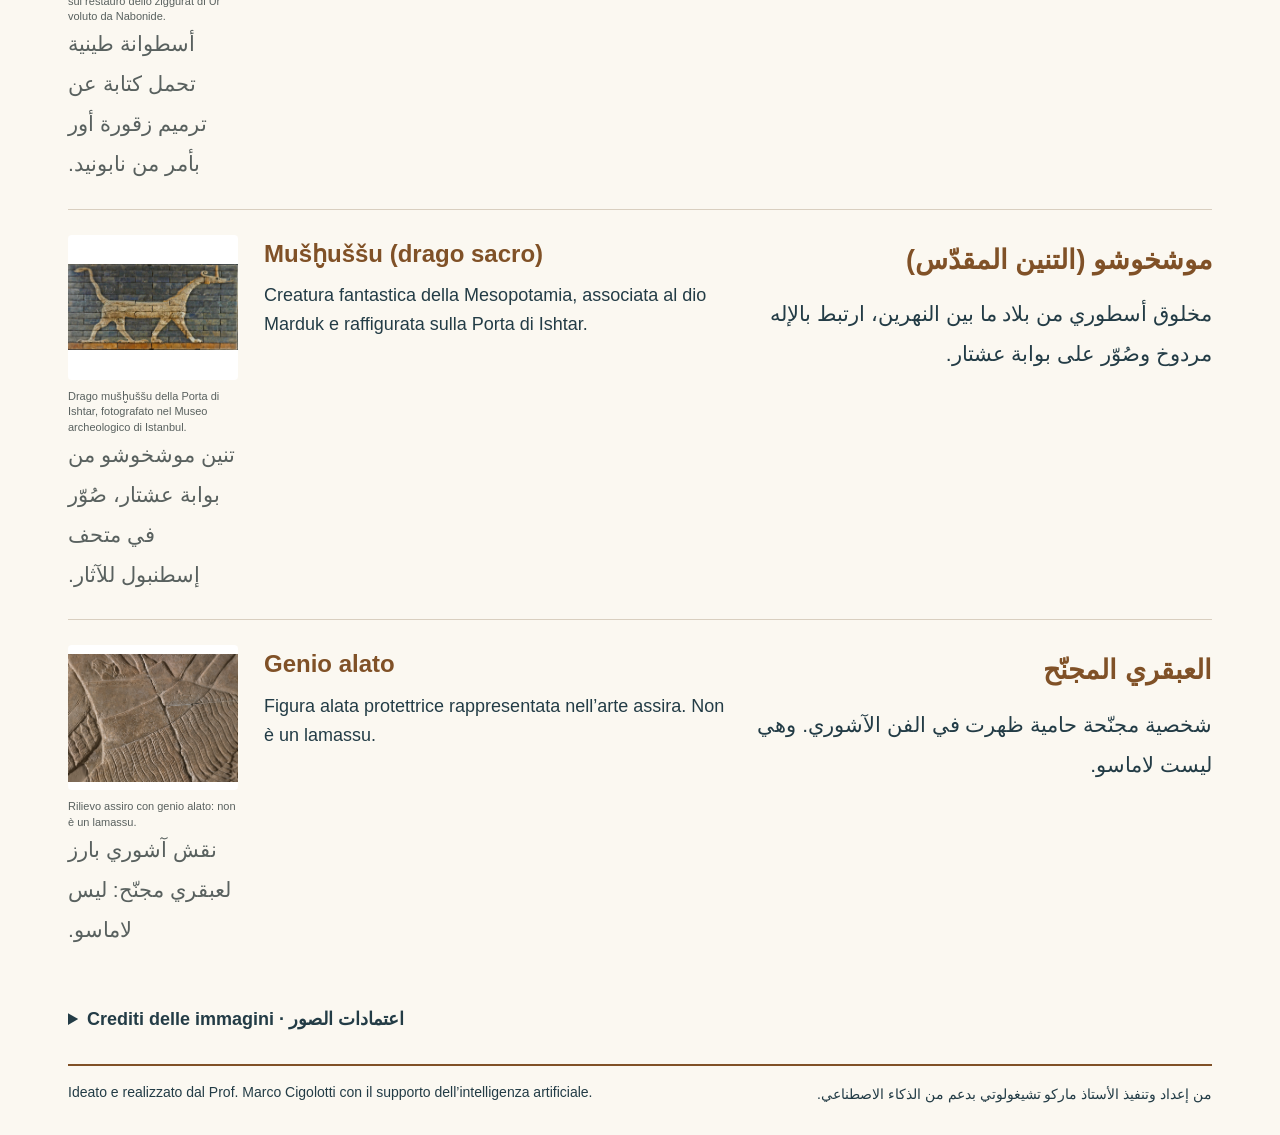
<file: glossario.html>
<!doctype html><html lang="it"><head><meta charset="utf-8"><meta name="viewport" content="width=device-width,initial-scale=1"><title>Glossario italiano arabo della Mesopotamia</title><style>
*{box-sizing:border-box}body{margin:0;background:#fbf8f1;color:#233c46;font:18px/1.6 Arial,sans-serif}main{max-width:1200px;margin:auto;padding:28px}a{color:#805127}h1{font:700 44px/1.2 Georgia,serif}h1 span{font:28px Arial;display:block;margin-top:15px}header p{max-width:900px}.credit{font-size:14px}input{width:100%;font:inherit;padding:14px;border:1px solid #9b8268;border-radius:8px;background:white}label{font-weight:bold}#count{font-size:14px}.entry{display:grid;grid-template-columns:170px 1fr 1fr;gap:26px;padding:25px 0;border-top:1px solid #d9cfc0;break-inside:avoid}.entry h2{margin:0 0 8px;font-size:24px;color:#805127}.entry p{margin:0}.entry [lang=ar]{font-size:21px;line-height:1.9}.entry [lang=ar] h2{font-size:27px}.photo{margin:0}img{width:100%;height:145px;object-fit:contain;background:white;border-radius:4px}.photo figcaption{font-size:11px;line-height:1.4;color:#59615f}.no-photo{font-size:13px;color:#66736e;display:flex;align-items:center;padding:15px;background:#f0ede5;border-radius:5px;height:145px}.creditrow{display:grid;grid-template-columns:1fr 1fr;gap:26px;font-size:12px;border-top:1px solid #ded8cc}button{font:inherit;padding:8px 16px;cursor:pointer}footer{font-size:14px;border-top:2px solid #805127;padding-top:15px;margin-top:30px}details{margin-top:30px}summary{cursor:pointer;font-weight:bold}@media(max-width:700px){main{padding:18px}h1{font-size:32px}.entry{grid-template-columns:85px 1fr 1fr;gap:12px;font-size:15px}.entry h2{font-size:19px}.entry [lang=ar]{font-size:17px}.entry [lang=ar] h2{font-size:22px}img,.no-photo{height:95px}.no-photo{font-size:11px;padding:5px}}@media print{.controls,.back{display:none}main{padding:0}body{font-size:12px;background:white}h1{font-size:28px}.entry{grid-template-columns:100px 1fr 1fr;padding:12px 0;gap:15px}.entry h2{font-size:16px}.entry [lang=ar]{font-size:15px}.entry [lang=ar] h2{font-size:19px}img,.no-photo{height:90px}details{display:block}}
</style><style>.bilingual-credit{display:grid;grid-template-columns:minmax(0,1fr) minmax(0,1fr);gap:24px;align-items:start}.bilingual-credit [lang="it"]{text-align:left}.bilingual-credit [lang="ar"]{text-align:right;line-height:1.9}</style></head><body><main><a class="back" href="index.html">← Torna alla lezione</a><header><h1>Glossario dell’arte della Mesopotamia<span lang="ar" dir="rtl">معجم فن بلاد ما بين النهرين</span></h1><p>34 termini della lezione con traduzione e definizione breve. Le fotografie mostrano esempi: per smalto e mattone smaltato, per esempio, trovi la Porta di Ishtar. Dove manca un’immagine specifica, il termine è spiegato a parole.</p><p lang="ar" dir="rtl">٣٤ مصطلحًا من الدرس مع ترجمة وتعريف قصير. تعرض الصور أمثلة على المصطلحات، وتُشرح المصطلحات الأخرى بالكلمات.</p><p class="credit bilingual-credit"><span lang="it">Ideato e realizzato dal Prof. Marco Cigolotti con il supporto dell’intelligenza artificiale.</span><span lang="ar" dir="rtl">من إعداد وتنفيذ الأستاذ ماركو تشيغولوتي بدعم من الذكاء الاصطناعي.</span></p></header><div class="controls"><label for="search">Cerca un termine in italiano o in arabo · ابحث عن مصطلح</label><input id="search" type="search" placeholder="Esempio: ziggurat / الزقورة"><p id="count" role="status"></p><button id="print">Stampa il glossario</button></div><div id="entries"></div><details><summary>Crediti delle immagini · اعتمادات الصور</summary><div class="creditrow"><p>Mappa della Mezzaluna fertile — Autore: Astroskiandhike. Licenza CC BY-SA 4.0. Commons</p><p lang="ar" dir="rtl">خريطة الهلال الخصيب — المؤلف: Astroskiandhike. الترخيص CC BY-SA 4.0. كومنز</p></div><div class="creditrow"><p>Statue votive di Tell Asmar — Autore: Osama Shukir Muhammed Amin. Licenza CC BY-SA 4.0. Commons</p><p lang="ar" dir="rtl">التماثيل النذرية من تل أسمر — المؤلف: Osama Shukir Muhammed Amin. الترخيص CC BY-SA 4.0. كومنز</p></div><div class="creditrow"><p>Sigillo cilindrico e impronta — Fonte: Metropolitan Museum of Art. Licenza CC0 1.0. Commons</p><p lang="ar" dir="rtl">الختم الأسطواني وبصمته — المصدر: متحف المتروبوليتان للفنون. الترخيص CC0 1.0. كومنز</p></div><div class="creditrow"><p>Tavoletta con scrittura cuneiforme — Autore della fotografia: Gary Todd. Licenza CC0 1.0. Commons</p><p lang="ar" dir="rtl">لوح يحمل كتابة مسمارية — مصوّر الصورة: Gary Todd. الترخيص CC0 1.0. كومنز</p></div><div class="creditrow"><p>Grande Ziggurat di Ur — Fotografia di Cherie A. Thurlby, Dipartimento della Difesa degli Stati Uniti; pubblico dominio negli Stati Uniti. Commons</p><p lang="ar" dir="rtl">زقّورة أور الكبرى — تصوير Cherie A. Thurlby، وزارة الدفاع الأمريكية؛ ضمن الملكية العامة في الولايات المتحدة. كومنز</p></div><div class="creditrow"><p>Stendardo di Ur, lato della Guerra — Autore non indicato nella scheda Commons. Riproduzione di opera antica; contrassegno Public Domain Mark. Commons</p><p lang="ar" dir="rtl">راية أور، جانب الحرب — لم يُذكر المؤلف في صفحة كومنز. إعادة تصوير لعمل قديم؛ تحمل علامة الملكية العامة. كومنز</p></div><div class="creditrow"><p>Stendardo di Ur, lato della Pace — Autore non indicato nella scheda Commons. Riproduzione di opera antica; contrassegno Public Domain Mark. Commons</p><p lang="ar" dir="rtl">راية أور، جانب السلام — لم يُذكر المؤلف في صفحة كومنز. إعادة تصوير لعمل قديم؛ تحمل علامة الملكية العامة. كومنز</p></div><div class="creditrow"><p>Stele di Hammurabi — Fotografo non indicato nella scheda Commons. Licenza CC BY 3.0. Commons</p><p lang="ar" dir="rtl">مسلة حمورابي — لم يُذكر المصوّر في صفحة كومنز. الترخيص CC BY 3.0. كومنز</p></div><div class="creditrow"><p>Porta di Ishtar a Berlino — Fotografia di Rictor Norton. Licenza CC BY 2.0. Commons</p><p lang="ar" dir="rtl">بوابة عشتار في برلين — تصوير Rictor Norton. الترخيص CC BY 2.0. كومنز</p></div><div class="creditrow"><p>Illustrazione dei Giardini pensili — Autore: Maerten van Heemskerck. Pubblico dominio secondo la scheda Commons. Commons</p><p lang="ar" dir="rtl">رسم توضيحي للحدائق المعلّقة — المؤلف: Maerten van Heemskerck. ضمن الملكية العامة وفق صفحة كومنز. كومنز</p></div><div class="creditrow"><p>Lamassu frontale del Louvre — Fotografia di Marie-Lan Nguyen. Pubblico dominio. Commons</p><p lang="ar" dir="rtl">لاماسو اللوفر المواجه — تصوير Marie-Lan Nguyen. ضمن الملكية العامة. كومنز</p></div><div class="creditrow"><p>Lamassu del Metropolitan Museum — Fonte: Metropolitan Museum of Art, immagine Open Access. Licenza CC0 1.0. Commons</p><p lang="ar" dir="rtl">لاماسو متحف المتروبوليتان — المصدر: متحف المتروبوليتان للفنون، صورة متاحة بنظام Open Access. الترخيص CC0 1.0. كومنز</p></div><div class="creditrow"><p>Rilievo della caccia al leone — Fotografia di Ealdgyth. Licenza CC BY-SA 3.0. Commons</p><p lang="ar" dir="rtl">نقش مشهد صيد الأسد — تصوير Ealdgyth. الترخيص CC BY-SA 3.0. كومنز</p></div></details><footer class="bilingual-credit"><span lang="it">Ideato e realizzato dal Prof. Marco Cigolotti con il supporto dell’intelligenza artificiale.</span><span lang="ar" dir="rtl">من إعداد وتنفيذ الأستاذ ماركو تشيغولوتي بدعم من الذكاء الاصطناعي.</span></footer></main><script src="glossario.js"></script></body></html>
</file>
<file: style.css>
:root{--ink:#233c46;--paper:#fbf8f1;--accent:#996232;--line:#ded8cc}*{box-sizing:border-box}html{scroll-behavior:smooth;scroll-padding-top:95px}body{margin:0;background:var(--paper);color:var(--ink);font:18px/1.75 Arial,sans-serif}header{position:sticky;top:0;z-index:5;background:#233c46;color:white;display:flex;justify-content:space-between;align-items:center;padding:16px 4%;gap:15px}.brand{color:white;text-decoration:none;font-size:13px;letter-spacing:1px}.tools{display:flex;gap:8px}button{cursor:pointer;font:inherit}header button{background:transparent;color:white;border:1px solid #91a2a7;border-radius:6px;padding:6px 12px;font-size:14px}.shell{max-width:1500px;display:grid;grid-template-columns:230px minmax(0,1fr);margin:auto;gap:36px;padding:35px 4%}aside{position:sticky;top:110px;align-self:start;font-size:14px}aside strong{color:var(--accent)}nav{display:grid;margin:12px 0}nav a{color:var(--ink);padding:7px 0;text-decoration:none;border-bottom:1px solid var(--line);line-height:1.5}main{min-width:0}.intro{padding:25px 0 40px}.eyebrow{font-size:12px;letter-spacing:2px;color:var(--accent)}h1{font-family:Georgia,serif;font-size:clamp(35px,5vw,62px);line-height:1.15;margin:20px 0}.arabic-title{font-size:32px;text-align:left;margin:8px 0}.credit{font-size:14px;color:#5e6667}.language-key{display:grid;grid-template-columns:1fr 1fr;border-bottom:2px solid var(--accent);padding-top:25px;font-size:13px;letter-spacing:1px}.row{display:grid;grid-template-columns:1fr 1fr;gap:30px}.single{grid-template-columns:1fr}.cell{min-width:0}.cell[lang=ar]{font-size:1.12em;line-height:1.95}.cell p{margin:10px 0 18px}h2{font-size:23px;line-height:1.5;margin:0}.section{border-top:1px solid var(--line);margin-top:45px;padding-top:20px}.section-title{margin-bottom:18px;color:var(--accent)}figure{margin:20px 0 6px;text-align:center}.image-button{display:block;margin:auto;background:none;border:0;padding:0;max-width:100%}img{max-width:100%;height:auto;border-radius:4px}.image-button img{max-height:570px;object-fit:contain}.caption{font-weight:bold;text-align:center;color:var(--accent)}a{color:#72502f;overflow-wrap:anywhere}footer{margin-top:45px;padding:25px 0;border-top:1px solid var(--line);font-size:13px}.large-text{font-size:22px}dialog{border:0;border-radius:10px;width:min(1100px,95vw);max-height:94vh;padding:20px;background:var(--paper)}dialog::backdrop{background:#10232ae8}dialog img{display:block;max-height:75vh;margin:15px auto}dialog button{float:right}dialog p{clear:both;text-align:center}@media(max-width:900px){.shell{display:block}aside{position:static;margin-bottom:25px}nav{grid-template-columns:1fr 1fr;gap:0 20px}header{position:static}.row{gap:18px}body{font-size:16px}}@media(max-width:520px){.shell{padding:20px 14px}.row{gap:12px}.cell[lang=ar]{font-size:1.05em}h2{font-size:18px}.brand{font-size:10px}header button{font-size:12px;padding:5px}.arabic-title{font-size:26px}}@media print{header,aside,.language-key{display:none}.shell{display:block;padding:0}body{font-size:12px;background:white}.row{gap:20px}.section{margin-top:20px}img{max-height:300px!important}.image-button{break-inside:avoid}h2{font-size:16px}footer{font-size:10px}}
</file>
